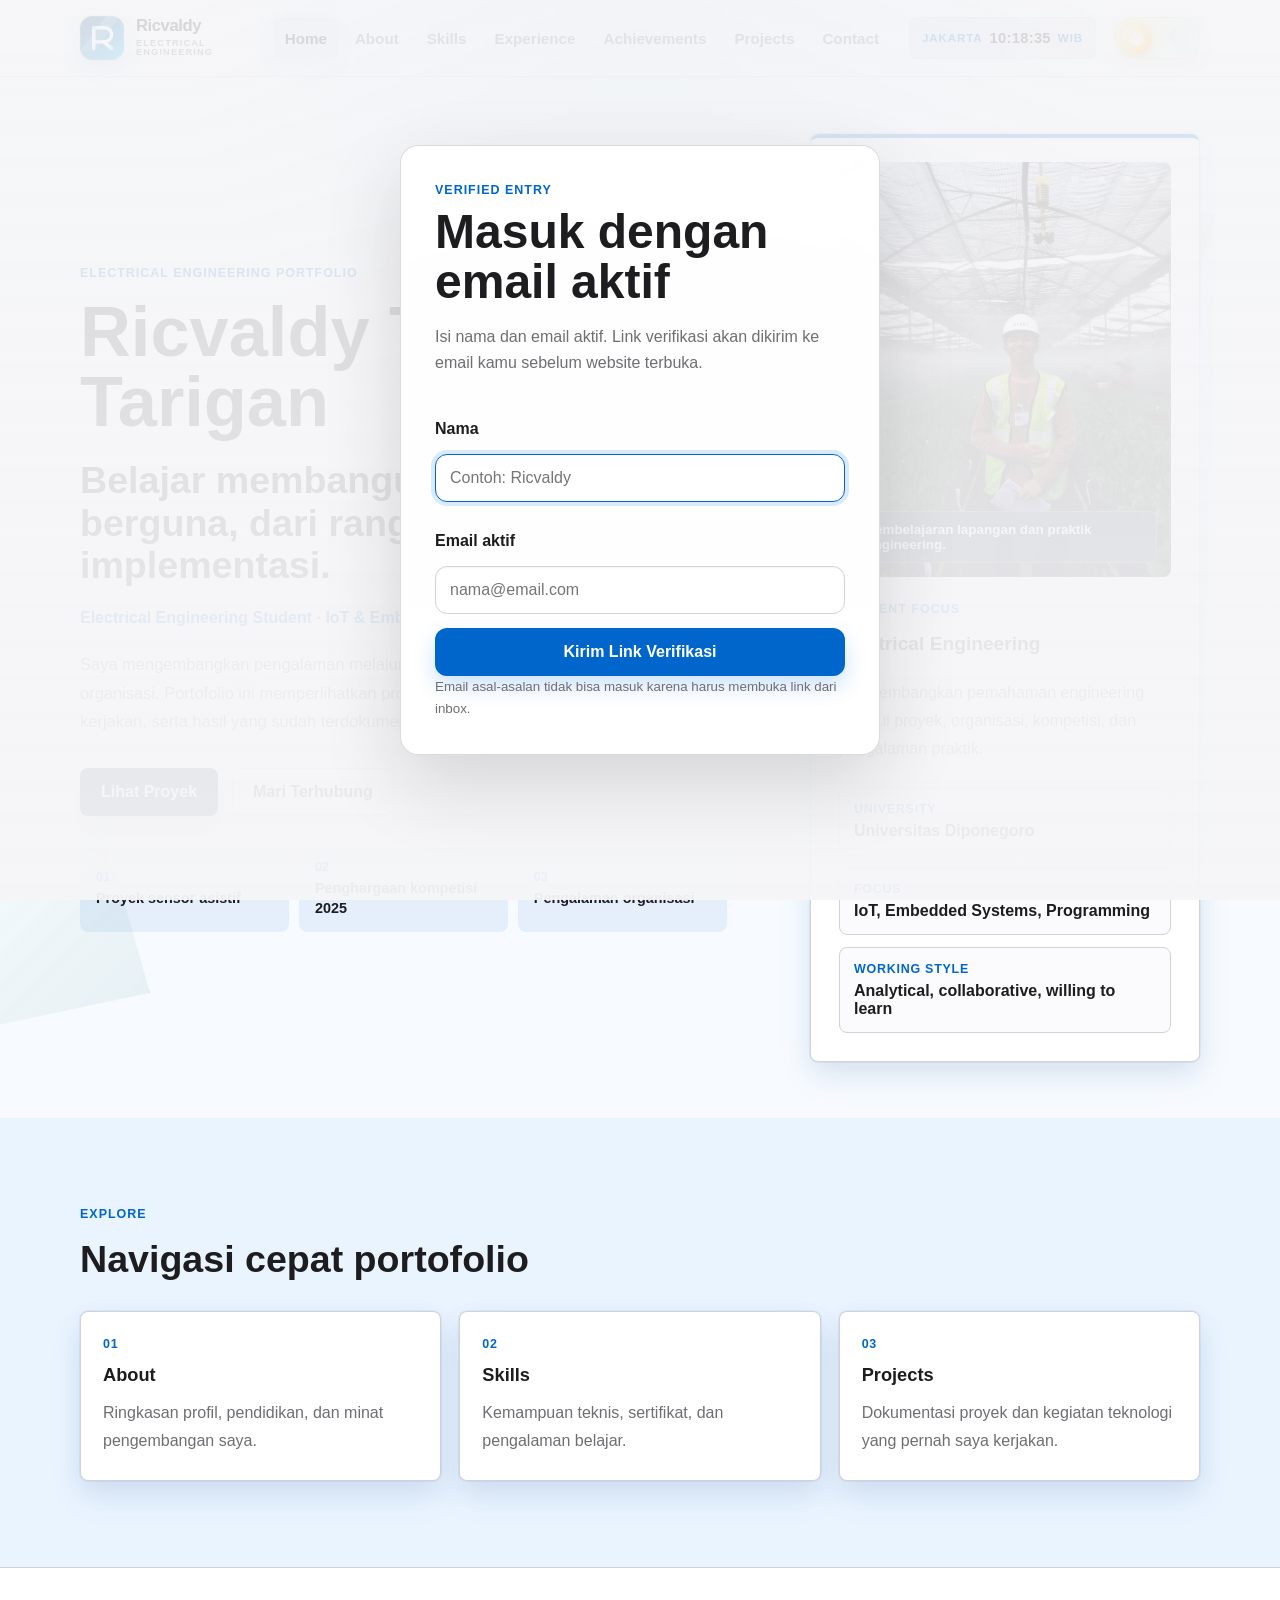
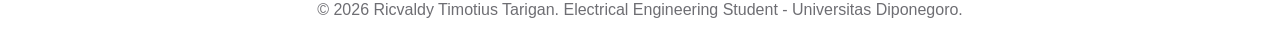
<file: index.html>
﻿<!DOCTYPE html>
<html lang="id">
<head>
  <meta charset="UTF-8" />
  <meta name="viewport" content="width=device-width, initial-scale=1.0" />
  <meta name="color-scheme" content="light dark" />
  <meta name="description" content="Portofolio Ricvaldy Timotius Tarigan, mahasiswa Teknik Elektro UNDIP yang menampilkan pengalaman organisasi, proyek IoT, kompetisi, sertifikat, dan kegiatan berbasis teknologi." />
  <meta name="keywords" content="Ricvaldy Timotius Tarigan, portofolio, Teknik Elektro, Universitas Diponegoro, IoT, Python, C++, Arduino, EWS, project sosial, PETROCUP, Research School" />
  <meta name="robots" content="index, follow" />
  <meta name="author" content="Ricvaldy Timotius Tarigan" />
  <meta name="theme-color" content="#102033" />
  <meta property="og:title" content="Ricvaldy Timotius Tarigan | Electrical Engineering Portfolio" />
  <meta property="og:description" content="Portofolio Ricvaldy Timotius Tarigan, mahasiswa Teknik Elektro UNDIP yang menampilkan pengalaman organisasi, proyek IoT, kompetisi, sertifikat, dan kegiatan berbasis teknologi." />
  <meta property="og:type" content="website" />
  <meta property="og:url" content="https://ricvaldy.github.io/portofolio/" />
  <meta property="og:image" content="https://ricvaldy.github.io/portofolio/assets/images/profile-photo.jpg" />
  <meta property="og:image:alt" content="Ricvaldy Timotius Tarigan saat mengikuti kegiatan lapangan" />
  <meta name="twitter:card" content="summary_large_image" />
  <meta name="twitter:title" content="Ricvaldy Timotius Tarigan | Electrical Engineering Portfolio" />
  <meta name="twitter:description" content="Proyek, pengalaman organisasi, sertifikat, dan pencapaian Ricvaldy sebagai mahasiswa Teknik Elektro Universitas Diponegoro." />
  <meta name="twitter:image" content="https://ricvaldy.github.io/portofolio/assets/images/profile-photo.jpg" />
  <link rel="canonical" href="https://ricvaldy.github.io/portofolio/" />
  <link rel="preload" as="image" href="assets/images/profile-photo.jpg" type="image/jpeg" fetchpriority="high" />
  <link rel="icon" type="image/svg+xml" sizes="any" href="assets/images/brand-mark.svg?v=3" />
  <link rel="stylesheet" href="style.css?v=3" />
  <title>Ricvaldy — Electrical Engineering</title>
  <script type="application/ld+json">
    {
      "@context": "https://schema.org",
      "@type": "Person",
      "name": "Ricvaldy Timotius Tarigan",
      "url": "https://ricvaldy.github.io/portofolio/",
      "image": "https://ricvaldy.github.io/portofolio/assets/images/profile-photo.jpg",
      "jobTitle": "Electrical Engineering Student",
      "affiliation": {
        "@type": "CollegeOrUniversity",
        "name": "Universitas Diponegoro"
      },
      "sameAs": [
        "https://www.linkedin.com/in/ricvaldytarigan",
        "https://www.instagram.com/ricvaldyy"
      ]
    }
  </script>
</head>
<body data-page="home">
  <a class="skip-link" href="#main">Lewati ke konten utama</a>

  <header class="site-header">
    <nav class="navbar container" aria-label="Navigasi utama">
      <a class="brand" data-page="home" href="index.html" aria-label="Ricvaldy Timotius Tarigan">
        <span class="brand-mark" aria-hidden="true"><img src="assets/images/brand-mark.svg?v=3" alt="" width="44" height="44" /></span>
        <span class="brand-lockup"><span class="brand-name">Ricvaldy</span><span class="brand-role">Electrical Engineering</span></span>
      </a>

      <button class="menu-toggle" id="menuToggle" type="button" aria-label="Buka menu navigasi" aria-expanded="false">
        <span></span>
        <span></span>
        <span></span>
      </button>

      <div class="nav-panel" id="navPanel">
        <ul class="nav-links">
          <li><a class="nav-link active" data-page="home" href="index.html">Home</a></li>
          <li><a class="nav-link" data-page="about" href="about.html">About</a></li>
          <li><a class="nav-link" data-page="skills" href="skills.html">Skills</a></li>
          <li><a class="nav-link" data-page="experience" href="experience.html">Experience</a></li>
          <li><a class="nav-link" data-page="achievements" href="achievements.html">Achievements</a></li>
          <li><a class="nav-link" data-page="projects" href="projects.html">Projects</a></li>
          <li><a class="nav-link" data-page="contact" href="contact.html">Contact</a></li>
        </ul>

        <button class="theme-toggle" id="themeToggle" type="button" aria-label="Ganti mode warna">
          <span class="theme-toggle-icon" aria-hidden="true"></span>
        </button>
      </div>
    </nav>
  </header>

  <main id="main" class="page-main">
    <section class="hero section-reveal" id="home">
      <div class="hero-shape hero-shape-one" aria-hidden="true"></div>
      <div class="hero-shape hero-shape-two" aria-hidden="true"></div>

      <div class="container hero-grid">
        <div class="hero-copy">
          <p class="eyebrow">Electrical Engineering Portfolio</p>
          <h1>Ricvaldy Timotius Tarigan</h1>
          <p class="hero-hook">Belajar membangun sistem yang berguna, dari rangkaian hingga implementasi.</p>
          <p class="hero-title">Electrical Engineering Student &middot; IoT &amp; Embedded Systems &middot; Universitas Diponegoro</p>
          <p class="hero-description">Saya mengembangkan pengalaman melalui proyek sensor asistif, riset, kompetisi, dan organisasi. Portofolio ini memperlihatkan proses yang saya jalani, peran yang saya kerjakan, serta hasil yang sudah terdokumentasi.</p>

          <div class="hero-actions">
            <a class="btn btn-primary" href="projects.html">Lihat Proyek</a>
            <a class="btn btn-secondary" href="contact.html">Mari Terhubung</a>
          </div>

          <ul class="hero-highlights" aria-label="Sorotan portofolio">
            <li><strong>01</strong><span>Proyek sensor asistif</span></li>
            <li><strong>02</strong><span>Penghargaan kompetisi 2025</span></li>
            <li><strong>03</strong><span>Pengalaman organisasi</span></li>
          </ul>
        </div>

        <aside class="profile-card" aria-label="Ringkasan profil Ricvaldy">
          <figure class="profile-photo-frame hero-photo-slider" id="heroPhotoSlider">
            <img src="assets/images/profile-photo.jpg" alt="Ricvaldy Timotius Tarigan saat kegiatan lapangan berbasis teknologi" class="profile-photo" id="heroProfilePhoto" width="720" height="900" loading="eager" decoding="async" fetchpriority="high" />
            <figcaption id="heroPhotoCaption">Pembelajaran lapangan dan praktik engineering.</figcaption>
            <div class="hero-photo-dots" id="heroPhotoDots" aria-hidden="true"></div>
          </figure>

          <div class="profile-top"><div><p class="profile-label">Current Focus</p><h2>Electrical Engineering</h2></div></div>
          <p class="profile-summary">Mengembangkan pemahaman engineering melalui proyek, organisasi, kompetisi, dan pengalaman praktik.</p>
          <div class="profile-list">
            <div><span>University</span><strong>Universitas Diponegoro</strong></div>
            <div><span>Focus</span><strong>IoT, Embedded Systems, Programming</strong></div>
            <div><span>Working Style</span><strong>Analytical, collaborative, willing to learn</strong></div>
          </div>
        </aside>
      </div>
    </section>

    <section class="section container section-reveal">
      <div class="section-heading"><p class="section-label">Explore</p><h2>Navigasi cepat portofolio</h2></div>
      <div class="overview-grid">
        <a class="mini-card" href="about.html"><span>01</span><h3>About</h3><p>Ringkasan profil, pendidikan, dan minat pengembangan saya.</p></a>
        <a class="mini-card" href="skills.html"><span>02</span><h3>Skills</h3><p>Kemampuan teknis, sertifikat, dan pengalaman belajar.</p></a>
        <a class="mini-card" href="projects.html"><span>03</span><h3>Projects</h3><p>Dokumentasi proyek dan kegiatan teknologi yang pernah saya kerjakan.</p></a>
      </div>
    </section>
  </main>

  <button class="back-to-top" id="backToTop" type="button" aria-label="Kembali ke atas">
    <span aria-hidden="true">Top</span>
  </button>

  <footer class="footer">
    <div class="container">
      <p>&copy; 2026 Ricvaldy Timotius Tarigan. Electrical Engineering Student - Universitas Diponegoro.</p>
    </div>
  </footer>

  <script src="script.js"></script>
</body>
</html>
</file>
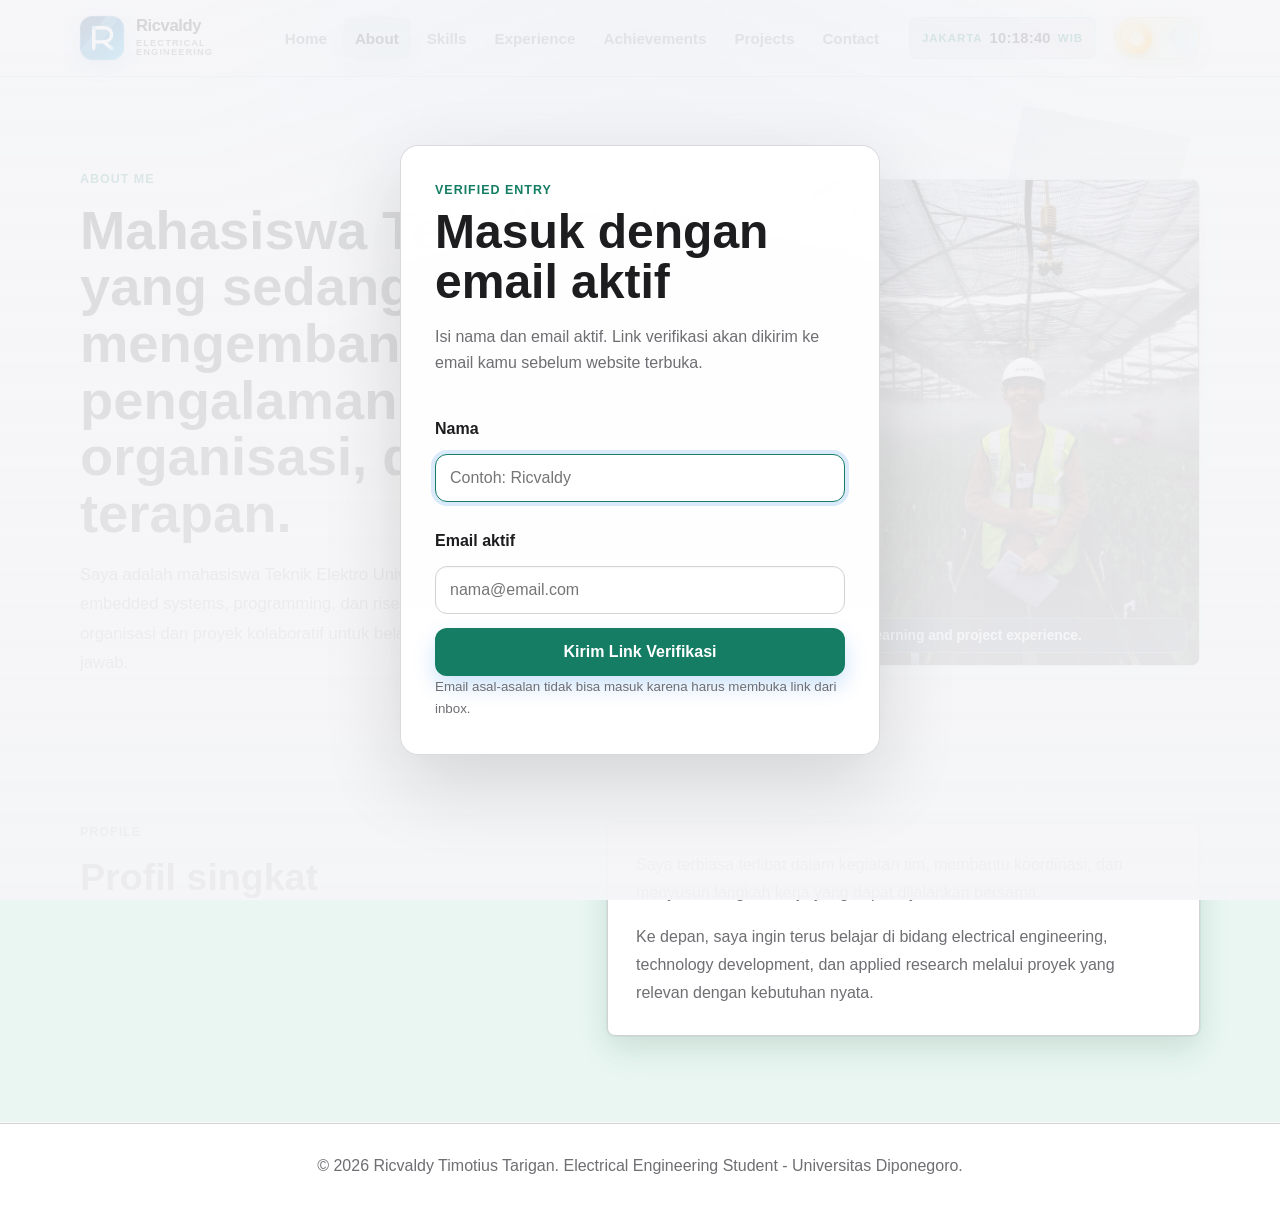
<file: about.html>
﻿<!DOCTYPE html>
<html lang="id">
<head>
  <meta charset="UTF-8" />
  <meta name="viewport" content="width=device-width, initial-scale=1.0" />
  <meta name="color-scheme" content="light dark" />
  <meta name="description" content="Tentang Ricvaldy Timotius Tarigan, mahasiswa Teknik Elektro Universitas Diponegoro dengan minat pada IoT, embedded systems, programming, organisasi, dan proyek terapan." />
  <meta name="keywords" content="Ricvaldy Timotius Tarigan, portofolio, Teknik Elektro, Universitas Diponegoro, IoT, Python, C++, Arduino, EWS, project sosial, PETROCUP, Research School" />
  <meta name="robots" content="index, follow" />
  <meta name="author" content="Ricvaldy Timotius Tarigan" />
  <meta name="theme-color" content="#102033" />
  <meta property="og:title" content="About | Ricvaldy Timotius Tarigan" />
  <meta property="og:description" content="Tentang Ricvaldy Timotius Tarigan, mahasiswa Teknik Elektro Universitas Diponegoro dengan minat pada IoT, embedded systems, programming, organisasi, dan proyek terapan." />
  <meta property="og:type" content="website" />
  <meta property="og:url" content="https://ricvaldy.github.io/portofolio/about.html" />
  <meta property="og:image" content="https://ricvaldy.github.io/portofolio/assets/images/profile-photo.jpg" />
  <meta property="og:image:alt" content="Ricvaldy Timotius Tarigan saat mengikuti kegiatan lapangan" />
  <meta name="twitter:card" content="summary_large_image" />
  <meta name="twitter:title" content="About | Ricvaldy Timotius Tarigan" />
  <meta name="twitter:description" content="Profil, pendidikan, dan minat pengembangan Ricvaldy sebagai mahasiswa Teknik Elektro Universitas Diponegoro." />
  <meta name="twitter:image" content="https://ricvaldy.github.io/portofolio/assets/images/profile-photo.jpg" />
  <link rel="canonical" href="https://ricvaldy.github.io/portofolio/about.html" />
  <link rel="icon" type="image/svg+xml" sizes="any" href="assets/images/brand-mark.svg?v=3" />
  <link rel="stylesheet" href="style.css?v=3" />
  <title>About — Ricvaldy</title>
</head>
<body data-page="about">
  <a class="skip-link" href="#main">Lewati ke konten utama</a>

  <header class="site-header">
    <nav class="navbar container" aria-label="Navigasi utama">
      <a class="brand" data-page="home" href="index.html" aria-label="Ricvaldy Timotius Tarigan">
        <span class="brand-mark" aria-hidden="true"><img src="assets/images/brand-mark.svg?v=3" alt="" width="44" height="44" /></span>
        <span class="brand-lockup"><span class="brand-name">Ricvaldy</span><span class="brand-role">Electrical Engineering</span></span>
      </a>

      <button class="menu-toggle" id="menuToggle" type="button" aria-label="Buka menu navigasi" aria-expanded="false">
        <span></span>
        <span></span>
        <span></span>
      </button>

      <div class="nav-panel" id="navPanel">
        <ul class="nav-links">
          <li><a class="nav-link" data-page="home" href="index.html">Home</a></li>
          <li><a class="nav-link active" data-page="about" href="about.html">About</a></li>
          <li><a class="nav-link" data-page="skills" href="skills.html">Skills</a></li>
          <li><a class="nav-link" data-page="experience" href="experience.html">Experience</a></li>
          <li><a class="nav-link" data-page="achievements" href="achievements.html">Achievements</a></li>
          <li><a class="nav-link" data-page="projects" href="projects.html">Projects</a></li>
          <li><a class="nav-link" data-page="contact" href="contact.html">Contact</a></li>
        </ul>

        <button class="theme-toggle" id="themeToggle" type="button" aria-label="Ganti mode warna">
          <span class="theme-toggle-icon" aria-hidden="true"></span>
        </button>
      </div>
    </nav>
  </header>

  <main id="main" class="page-main">
    <section class="page-hero section-reveal" id="about">
      <div class="container page-hero-grid">
        <div>
          <p class="section-label">About Me</p>
          <h1>Mahasiswa Teknik Elektro yang sedang mengembangkan pengalaman di teknologi, organisasi, dan proyek terapan.</h1>
          <p>Saya adalah mahasiswa Teknik Elektro Universitas Diponegoro dengan minat pada IoT, embedded systems, programming, dan riset terapan. Di luar akademik, saya aktif mengikuti organisasi dan proyek kolaboratif untuk belajar komunikasi, koordinasi tim, dan tanggung jawab.</p>
        </div>
        <figure class="page-photo-card">
          <img src="assets/images/profile-photo.jpg" alt="Ricvaldy Timotius Tarigan dalam kegiatan lapangan" loading="lazy" decoding="async" />
          <figcaption>Field learning and project experience.</figcaption>
        </figure>
      </div>
    </section>

    <section class="section section-soft section-reveal">
      <div class="container about-grid">
        <div><p class="section-label">Profile</p><h2>Profil singkat</h2></div>
        <div class="about-card"><p>Saya terbiasa terlibat dalam kegiatan tim, membantu koordinasi, dan menyusun langkah kerja yang dapat dijalankan bersama.</p><p>Ke depan, saya ingin terus belajar di bidang electrical engineering, technology development, dan applied research melalui proyek yang relevan dengan kebutuhan nyata.</p></div>
      </div>
    </section>
  </main>

  <button class="back-to-top" id="backToTop" type="button" aria-label="Kembali ke atas">
    <span aria-hidden="true">Top</span>
  </button>

  <footer class="footer">
    <div class="container">
      <p>&copy; 2026 Ricvaldy Timotius Tarigan. Electrical Engineering Student - Universitas Diponegoro.</p>
    </div>
  </footer>

  <script src="script.js"></script>
</body>
</html>
</file>
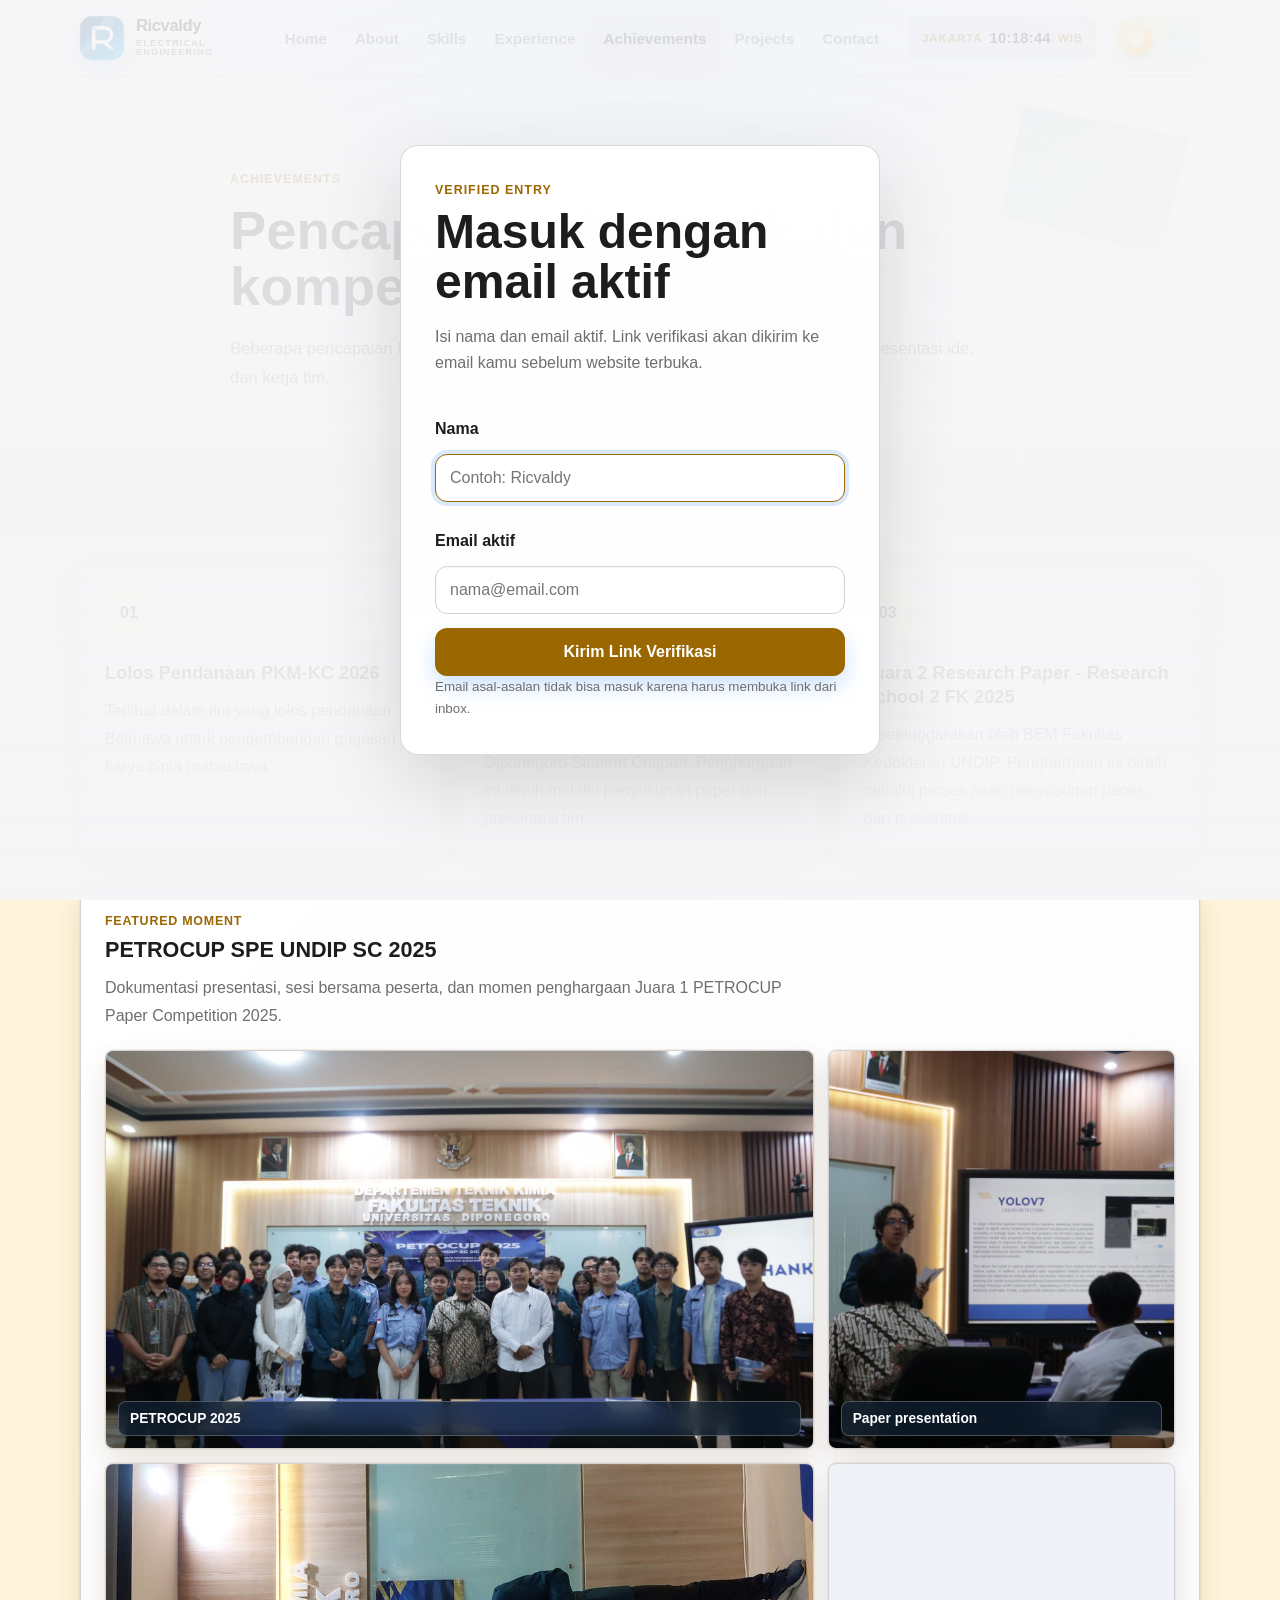
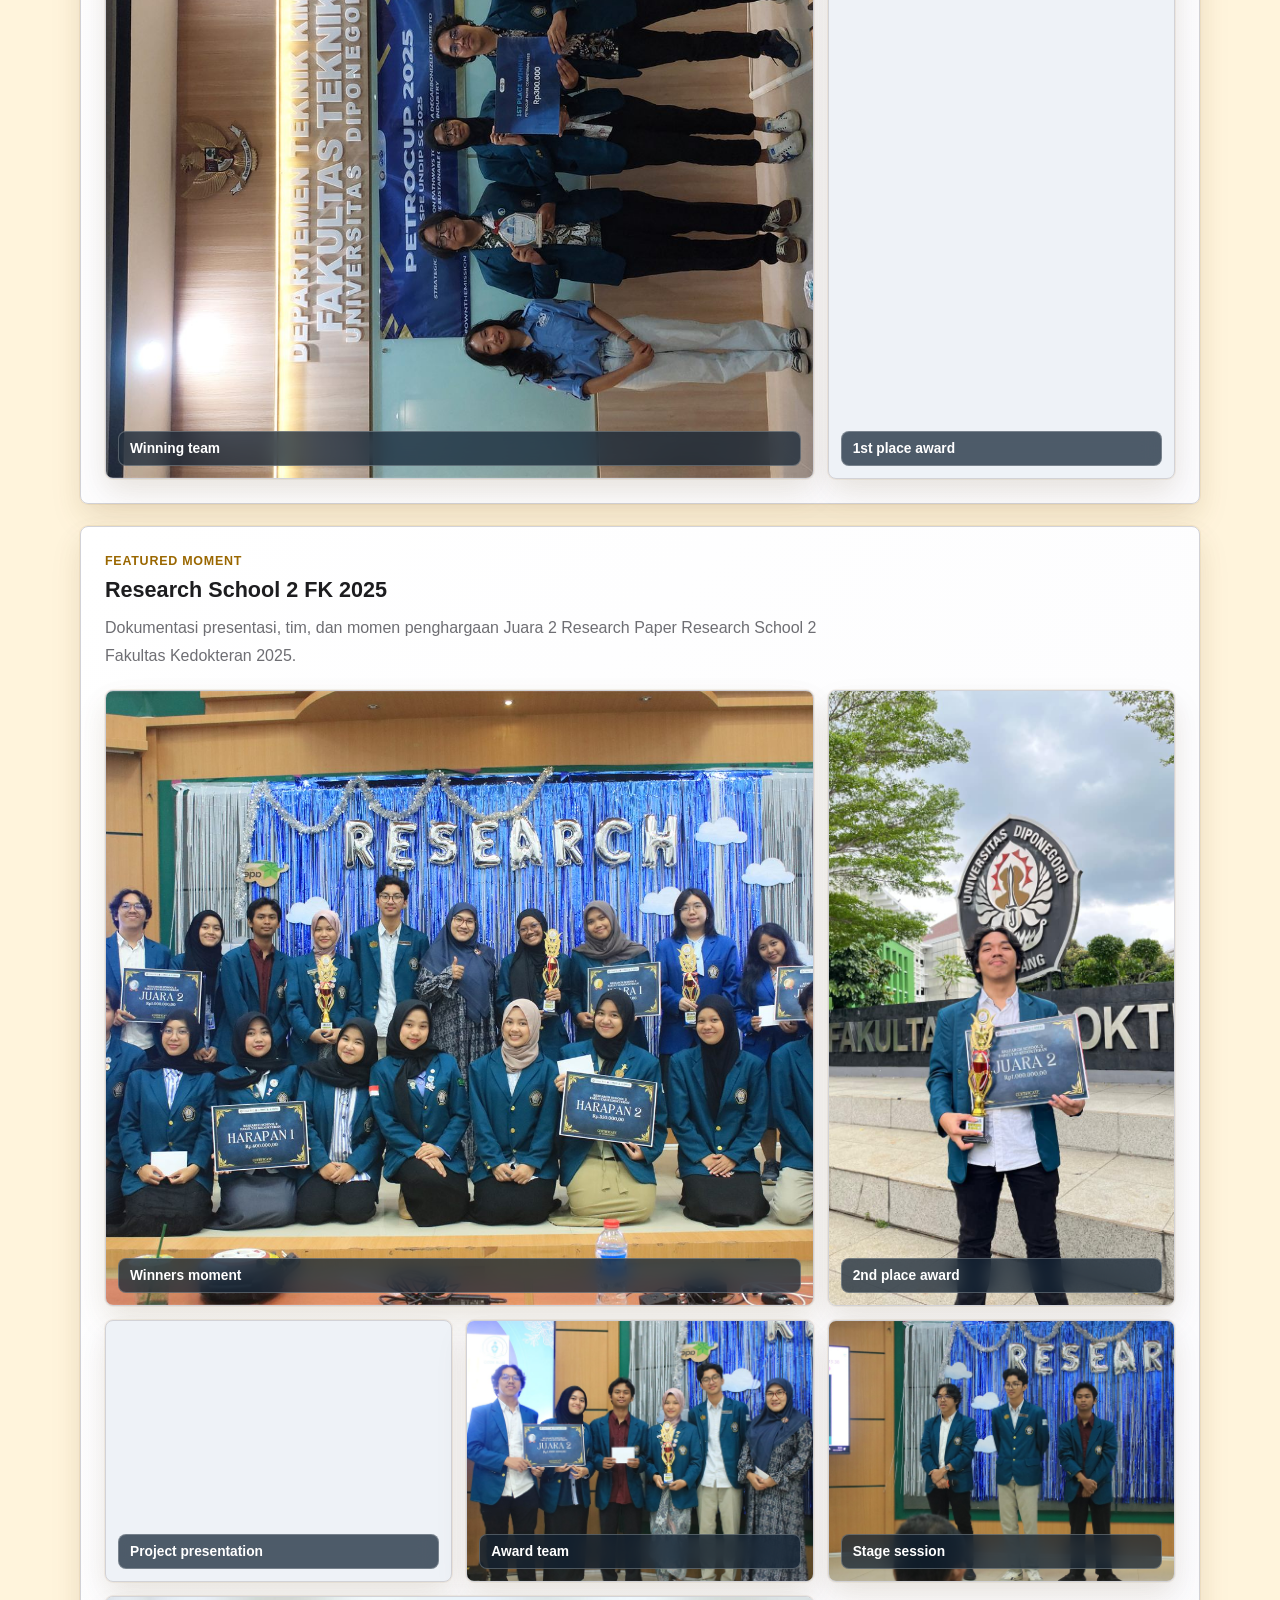
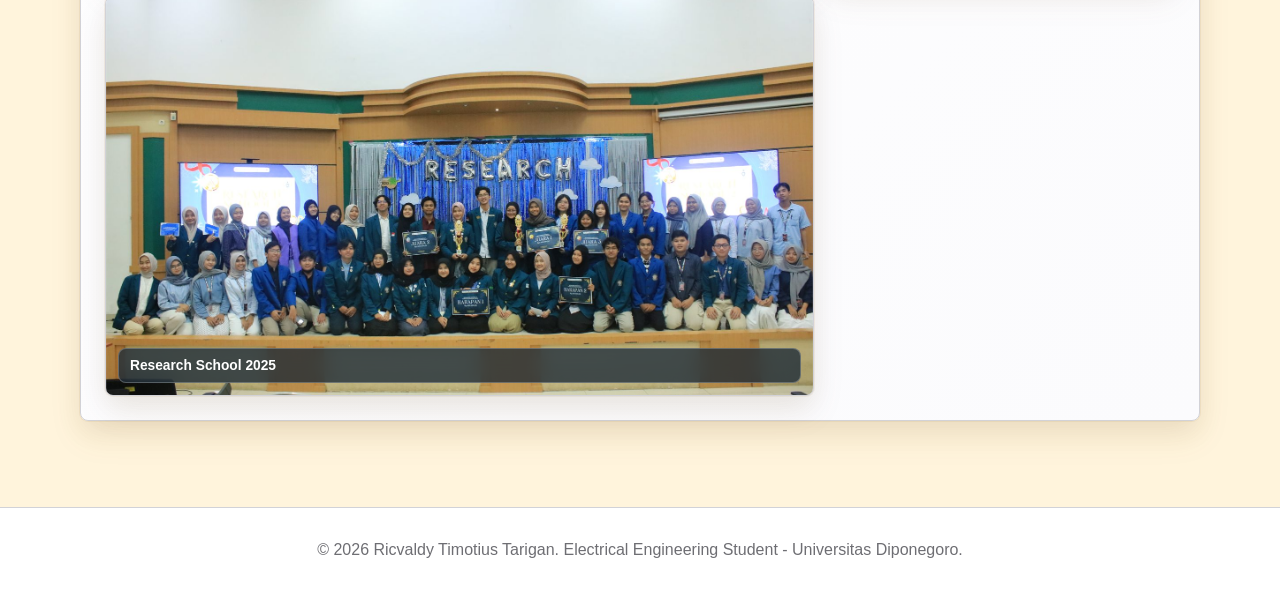
<file: achievements.html>
﻿<!DOCTYPE html>
<html lang="id">
<head>
  <meta charset="UTF-8" />
  <meta name="viewport" content="width=device-width, initial-scale=1.0" />
  <meta name="color-scheme" content="light dark" />
  <meta name="description" content="Pencapaian Ricvaldy Timotius Tarigan dalam kompetisi PETROCUP, Research School 2 Fakultas Kedokteran UNDIP, dan pendanaan PKM-KC." />
  <meta name="keywords" content="Ricvaldy Timotius Tarigan, portofolio, Teknik Elektro, Universitas Diponegoro, IoT, Python, C++, Arduino, EWS, project sosial, PETROCUP, Research School" />
  <meta name="robots" content="index, follow" />
  <meta name="author" content="Ricvaldy Timotius Tarigan" />
  <meta name="theme-color" content="#102033" />
  <meta property="og:title" content="Achievements | Ricvaldy Timotius Tarigan" />
  <meta property="og:description" content="Pencapaian Ricvaldy Timotius Tarigan dalam kompetisi PETROCUP, Research School 2 Fakultas Kedokteran UNDIP, dan pendanaan PKM-KC." />
  <meta property="og:type" content="website" />
  <meta property="og:url" content="https://ricvaldy.github.io/portofolio/achievements.html" />
  <meta property="og:image" content="https://ricvaldy.github.io/portofolio/assets/images/petrocup-award.jpg" />
  <meta property="og:image:alt" content="Ricvaldy memegang penghargaan Juara 1 PETROCUP Paper Competition 2025" />
  <meta name="twitter:card" content="summary_large_image" />
  <meta name="twitter:title" content="Achievements | Ricvaldy Timotius Tarigan" />
  <meta name="twitter:description" content="Pencapaian Ricvaldy dalam PETROCUP 2025, Research School 2 FK 2025, dan kegiatan akademik lainnya." />
  <meta name="twitter:image" content="https://ricvaldy.github.io/portofolio/assets/images/petrocup-award.jpg" />
  <link rel="canonical" href="https://ricvaldy.github.io/portofolio/achievements.html" />
  <link rel="icon" type="image/svg+xml" sizes="any" href="assets/images/brand-mark.svg?v=3" />
  <link rel="stylesheet" href="style.css?v=3" />
  <title>Achievements — Ricvaldy</title>
</head>
<body data-page="achievements">
  <a class="skip-link" href="#main">Lewati ke konten utama</a>

  <header class="site-header">
    <nav class="navbar container" aria-label="Navigasi utama">
      <a class="brand" data-page="home" href="index.html" aria-label="Ricvaldy Timotius Tarigan">
        <span class="brand-mark" aria-hidden="true"><img src="assets/images/brand-mark.svg?v=3" alt="" width="44" height="44" /></span>
        <span class="brand-lockup"><span class="brand-name">Ricvaldy</span><span class="brand-role">Electrical Engineering</span></span>
      </a>

      <button class="menu-toggle" id="menuToggle" type="button" aria-label="Buka menu navigasi" aria-expanded="false">
        <span></span>
        <span></span>
        <span></span>
      </button>

      <div class="nav-panel" id="navPanel">
        <ul class="nav-links">
          <li><a class="nav-link" data-page="home" href="index.html">Home</a></li>
          <li><a class="nav-link" data-page="about" href="about.html">About</a></li>
          <li><a class="nav-link" data-page="skills" href="skills.html">Skills</a></li>
          <li><a class="nav-link" data-page="experience" href="experience.html">Experience</a></li>
          <li><a class="nav-link active" data-page="achievements" href="achievements.html">Achievements</a></li>
          <li><a class="nav-link" data-page="projects" href="projects.html">Projects</a></li>
          <li><a class="nav-link" data-page="contact" href="contact.html">Contact</a></li>
        </ul>

        <button class="theme-toggle" id="themeToggle" type="button" aria-label="Ganti mode warna">
          <span class="theme-toggle-icon" aria-hidden="true"></span>
        </button>
      </div>
    </nav>
  </header>

  <main id="main" class="page-main">
    <section class="page-hero section-reveal" id="achievements">
      <div class="container page-hero-narrow"><p class="section-label">Achievements</p><h1>Pencapaian akademik dan kompetitif</h1><p>Beberapa pencapaian berikut berasal dari kompetisi, riset terapan, paper competition, presentasi ide, dan kerja tim.</p></div>
    </section>

    <section class="section container section-reveal">
      <div class="achievement-grid">
        <article class="achievement-card"><div class="achievement-icon" aria-hidden="true">01</div><h3>Lolos Pendanaan PKM-KC 2026</h3><p>Terlibat dalam tim yang lolos pendanaan Belmawa untuk pengembangan gagasan karya cipta mahasiswa.</p></article>
        <article class="achievement-card"><div class="achievement-icon" aria-hidden="true">02</div><h3>Juara 1 PETROCUP 2025 Paper Competition</h3><p>Diselenggarakan oleh SPE Universitas Diponegoro Student Chapter. Penghargaan ini diraih melalui penyusunan paper dan presentasi tim.</p></article>
        <article class="achievement-card"><div class="achievement-icon" aria-hidden="true">03</div><h3>Juara 2 Research Paper - Research School 2 FK 2025</h3><p>Diselenggarakan oleh BEM Fakultas Kedokteran UNDIP. Penghargaan ini diraih melalui proses riset, penyusunan paper, dan presentasi.</p></article>
      </div>

      <div class="petrocup-showcase"><div class="petrocup-heading"><span>Featured Moment</span><h3>PETROCUP SPE UNDIP SC 2025</h3><p>Dokumentasi presentasi, sesi bersama peserta, dan momen penghargaan Juara 1 PETROCUP Paper Competition 2025.</p></div><div class="petrocup-gallery" aria-label="Galeri dokumentasi PETROCUP SPE 2025"><figure class="petrocup-card petrocup-card-wide"><img src="assets/images/petrocup-group.jpg" alt="Dokumentasi peserta PETROCUP SPE UNDIP SC 2025" loading="lazy" decoding="async" /><figcaption>PETROCUP 2025</figcaption></figure><figure class="petrocup-card"><img src="assets/images/petrocup-presentation.jpg" alt="Ricvaldy saat presentasi karya pada PETROCUP SPE 2025" loading="lazy" decoding="async" /><figcaption>Paper presentation</figcaption></figure><figure class="petrocup-card petrocup-card-wide"><img src="assets/images/petrocup-team-winner.jpg" alt="Tim pemenang Juara 1 PETROCUP 2025 berfoto bersama penghargaan" loading="lazy" decoding="async" /><figcaption>Winning team</figcaption></figure><figure class="petrocup-card"><img src="assets/images/petrocup-award.jpg" alt="Ricvaldy memegang penghargaan Juara 1 PETROCUP Paper Competition 2025" loading="lazy" decoding="async" /><figcaption>1st place award</figcaption></figure></div></div>

      <div class="petrocup-showcase research-school-showcase"><div class="petrocup-heading"><span>Featured Moment</span><h3>Research School 2 FK 2025</h3><p>Dokumentasi presentasi, tim, dan momen penghargaan Juara 2 Research Paper Research School 2 Fakultas Kedokteran 2025.</p></div><div class="petrocup-gallery" aria-label="Galeri dokumentasi Research School 2 FK 2025"><figure class="petrocup-card petrocup-card-wide"><img src="assets/images/research-school-winners.jpg" alt="Dokumentasi para pemenang Research School 2 Fakultas Kedokteran 2025" loading="lazy" decoding="async" /><figcaption>Winners moment</figcaption></figure><figure class="petrocup-card"><img src="assets/images/research-school-award.jpg" alt="Ricvaldy memegang piala dan sertifikat Juara 2 Research School 2 FK 2025" loading="lazy" decoding="async" /><figcaption>2nd place award</figcaption></figure><figure class="petrocup-card"><img src="assets/images/research-school-presentation.jpg" alt="Tim melakukan presentasi pada Research School 2 FK 2025" loading="lazy" decoding="async" /><figcaption>Project presentation</figcaption></figure><figure class="petrocup-card"><img src="assets/images/research-school-award-team.jpg" alt="Tim bersama penghargaan Juara 2 Research School 2 FK 2025" loading="lazy" decoding="async" /><figcaption>Award team</figcaption></figure><figure class="petrocup-card"><img src="assets/images/research-school-stage.jpg" alt="Tim Research School 2 FK 2025 berada di panggung presentasi" loading="lazy" decoding="async" /><figcaption>Stage session</figcaption></figure><figure class="petrocup-card petrocup-card-wide"><img src="assets/images/research-school-group.jpg" alt="Foto bersama peserta dan pemenang Research School 2 FK 2025" loading="lazy" decoding="async" /><figcaption>Research School 2025</figcaption></figure></div></div>
    </section>
  </main>

  <button class="back-to-top" id="backToTop" type="button" aria-label="Kembali ke atas">
    <span aria-hidden="true">Top</span>
  </button>

  <footer class="footer">
    <div class="container">
      <p>&copy; 2026 Ricvaldy Timotius Tarigan. Electrical Engineering Student - Universitas Diponegoro.</p>
    </div>
  </footer>

  <script src="script.js"></script>
</body>
</html>
</file>
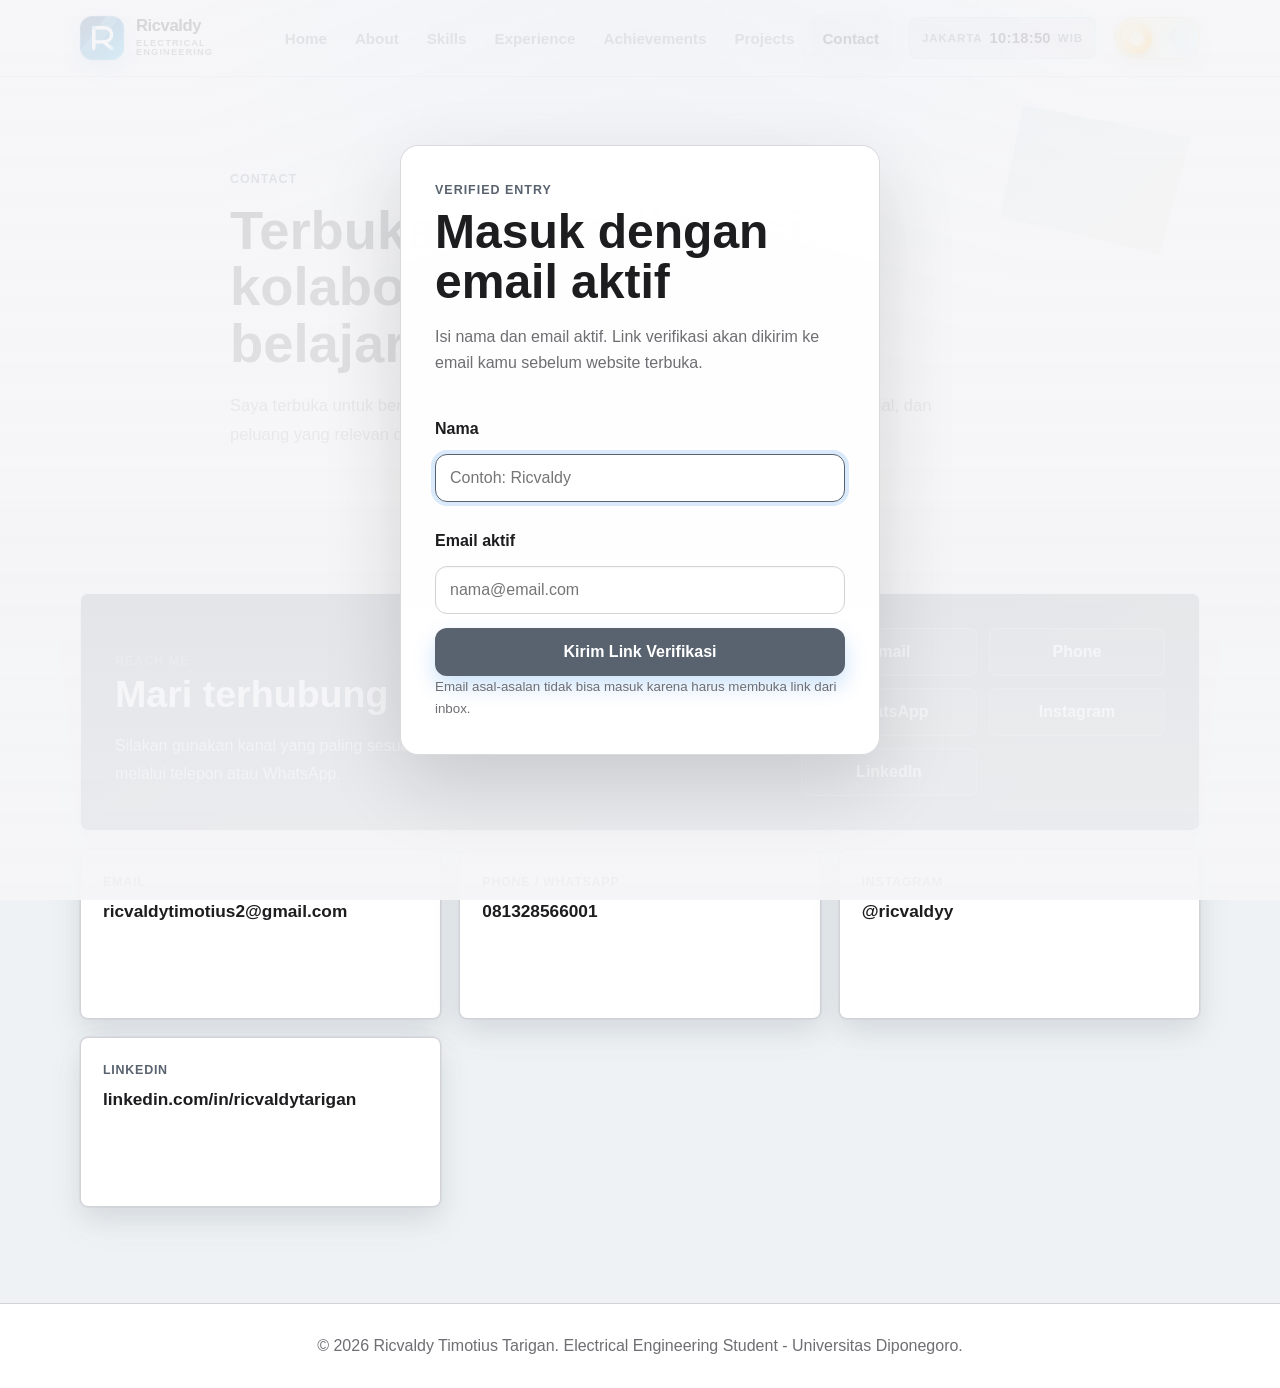
<file: contact.html>
﻿<!DOCTYPE html>
<html lang="id">
<head>
  <meta charset="UTF-8" />
  <meta name="viewport" content="width=device-width, initial-scale=1.0" />
  <meta name="color-scheme" content="light dark" />
  <meta name="description" content="Kontak profesional Ricvaldy Timotius Tarigan untuk diskusi proyek, kolaborasi, peluang riset, internship, dan komunikasi organisasi." />
  <meta name="keywords" content="Ricvaldy Timotius Tarigan, portofolio, Teknik Elektro, Universitas Diponegoro, IoT, Python, C++, Arduino, EWS, project sosial, PETROCUP, Research School" />
  <meta name="robots" content="index, follow" />
  <meta name="author" content="Ricvaldy Timotius Tarigan" />
  <meta name="theme-color" content="#102033" />
  <meta property="og:title" content="Contact | Ricvaldy Timotius Tarigan" />
  <meta property="og:description" content="Kontak profesional Ricvaldy Timotius Tarigan untuk diskusi proyek, kolaborasi, peluang riset, internship, dan komunikasi organisasi." />
  <meta property="og:type" content="website" />
  <meta property="og:url" content="https://ricvaldy.github.io/portofolio/contact.html" />
  <meta property="og:image" content="https://ricvaldy.github.io/portofolio/assets/images/profile-photo.jpg" />
  <meta property="og:image:alt" content="Ricvaldy Timotius Tarigan saat mengikuti kegiatan lapangan" />
  <meta name="twitter:card" content="summary_large_image" />
  <meta name="twitter:title" content="Contact | Ricvaldy Timotius Tarigan" />
  <meta name="twitter:description" content="Kanal kontak profesional Ricvaldy untuk diskusi proyek, organisasi, dan peluang belajar." />
  <meta name="twitter:image" content="https://ricvaldy.github.io/portofolio/assets/images/profile-photo.jpg" />
  <link rel="canonical" href="https://ricvaldy.github.io/portofolio/contact.html" />
  <link rel="icon" type="image/svg+xml" sizes="any" href="assets/images/brand-mark.svg?v=3" />
  <link rel="stylesheet" href="style.css?v=3" />
  <title>Contact — Ricvaldy</title>
</head>
<body data-page="contact">
  <a class="skip-link" href="#main">Lewati ke konten utama</a>

  <header class="site-header">
    <nav class="navbar container" aria-label="Navigasi utama">
      <a class="brand" data-page="home" href="index.html" aria-label="Ricvaldy Timotius Tarigan">
        <span class="brand-mark" aria-hidden="true"><img src="assets/images/brand-mark.svg?v=3" alt="" width="44" height="44" /></span>
        <span class="brand-lockup"><span class="brand-name">Ricvaldy</span><span class="brand-role">Electrical Engineering</span></span>
      </a>

      <button class="menu-toggle" id="menuToggle" type="button" aria-label="Buka menu navigasi" aria-expanded="false">
        <span></span>
        <span></span>
        <span></span>
      </button>

      <div class="nav-panel" id="navPanel">
        <ul class="nav-links">
          <li><a class="nav-link" data-page="home" href="index.html">Home</a></li>
          <li><a class="nav-link" data-page="about" href="about.html">About</a></li>
          <li><a class="nav-link" data-page="skills" href="skills.html">Skills</a></li>
          <li><a class="nav-link" data-page="experience" href="experience.html">Experience</a></li>
          <li><a class="nav-link" data-page="achievements" href="achievements.html">Achievements</a></li>
          <li><a class="nav-link" data-page="projects" href="projects.html">Projects</a></li>
          <li><a class="nav-link active" data-page="contact" href="contact.html">Contact</a></li>
        </ul>

        <button class="theme-toggle" id="themeToggle" type="button" aria-label="Ganti mode warna">
          <span class="theme-toggle-icon" aria-hidden="true"></span>
        </button>
      </div>
    </nav>
  </header>

  <main id="main" class="page-main">
    <section class="page-hero section-reveal" id="contact">
      <div class="container page-hero-narrow"><p class="section-label">Contact</p><h1>Terbuka untuk diskusi, kolaborasi, dan peluang belajar.</h1><p>Saya terbuka untuk berdiskusi seputar IoT, engineering project, organisasi, kegiatan sosial, dan peluang yang relevan dengan bidang Teknik Elektro.</p></div>
    </section>

    <section class="section contact-section section-reveal">
      <div class="container contact-card"><div><p class="section-label">Reach Me</p><h2>Mari terhubung</h2><p>Silakan gunakan kanal yang paling sesuai. Untuk komunikasi cepat, nomor HP tersedia melalui telepon atau WhatsApp.</p></div><div class="contact-actions" aria-label="Tautan kontak"><a class="contact-link" href="mailto:ricvaldytimotius2@gmail.com" aria-label="Kirim email ke Ricvaldy">Email</a><a class="contact-link" href="tel:+6281328566001" aria-label="Telepon Ricvaldy">Phone</a><a class="contact-link" href="https://wa.me/6281328566001" target="_blank" rel="noopener noreferrer" aria-label="Kirim WhatsApp ke Ricvaldy">WhatsApp</a><a class="contact-link" href="https://www.instagram.com/ricvaldyy" target="_blank" rel="noopener noreferrer" aria-label="Kunjungi Instagram Ricvaldy">Instagram</a><a class="contact-link" href="https://www.linkedin.com/in/ricvaldytarigan" target="_blank" rel="noopener noreferrer" aria-label="Kunjungi LinkedIn Ricvaldy">LinkedIn</a></div></div>
      <div class="container contact-detail-grid"><article class="contact-method"><span>Email</span><strong>ricvaldytimotius2@gmail.com</strong></article><article class="contact-method"><span>Phone / WhatsApp</span><strong>081328566001</strong></article><article class="contact-method"><span>Instagram</span><strong>@ricvaldyy</strong></article><article class="contact-method"><span>LinkedIn</span><strong>linkedin.com/in/ricvaldytarigan</strong></article></div>
    </section>
  </main>

  <button class="back-to-top" id="backToTop" type="button" aria-label="Kembali ke atas">
    <span aria-hidden="true">Top</span>
  </button>

  <footer class="footer">
    <div class="container">
      <p>&copy; 2026 Ricvaldy Timotius Tarigan. Electrical Engineering Student - Universitas Diponegoro.</p>
    </div>
  </footer>

  <script src="script.js"></script>
</body>
</html>
</file>
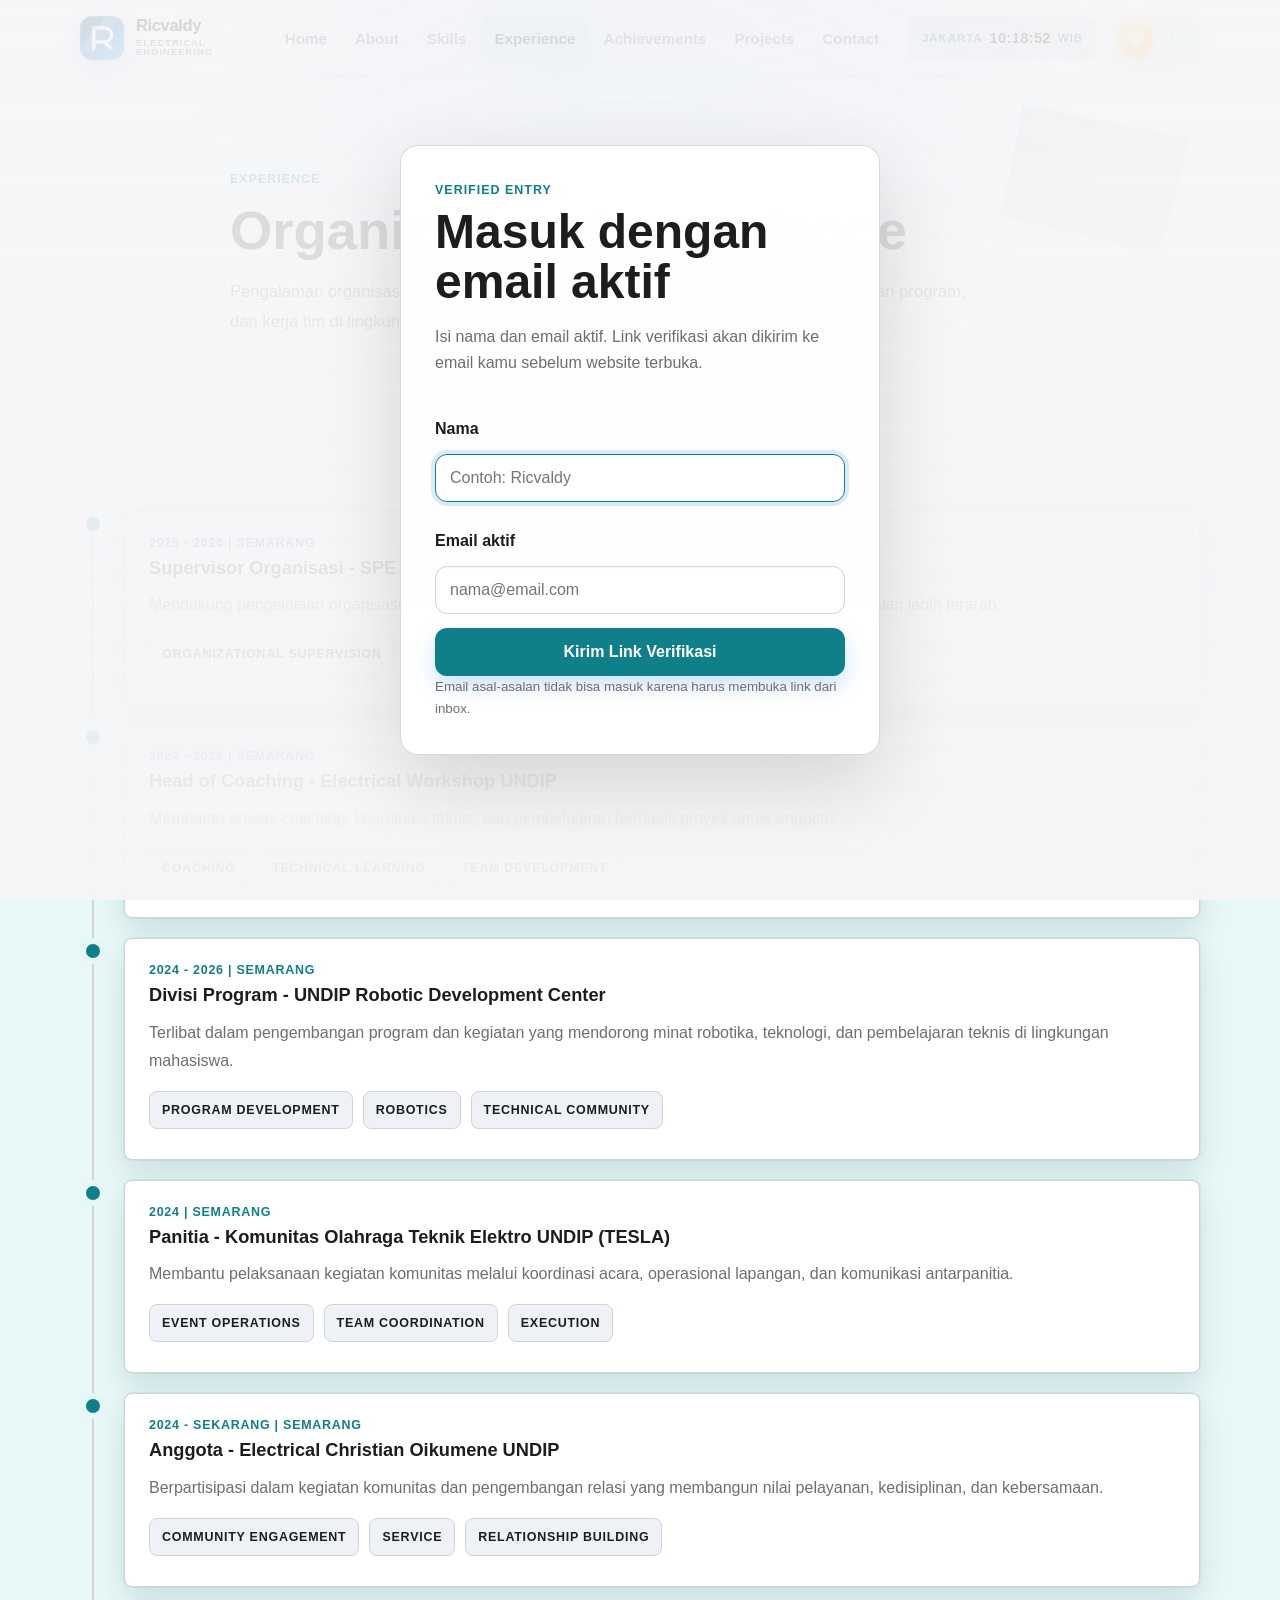
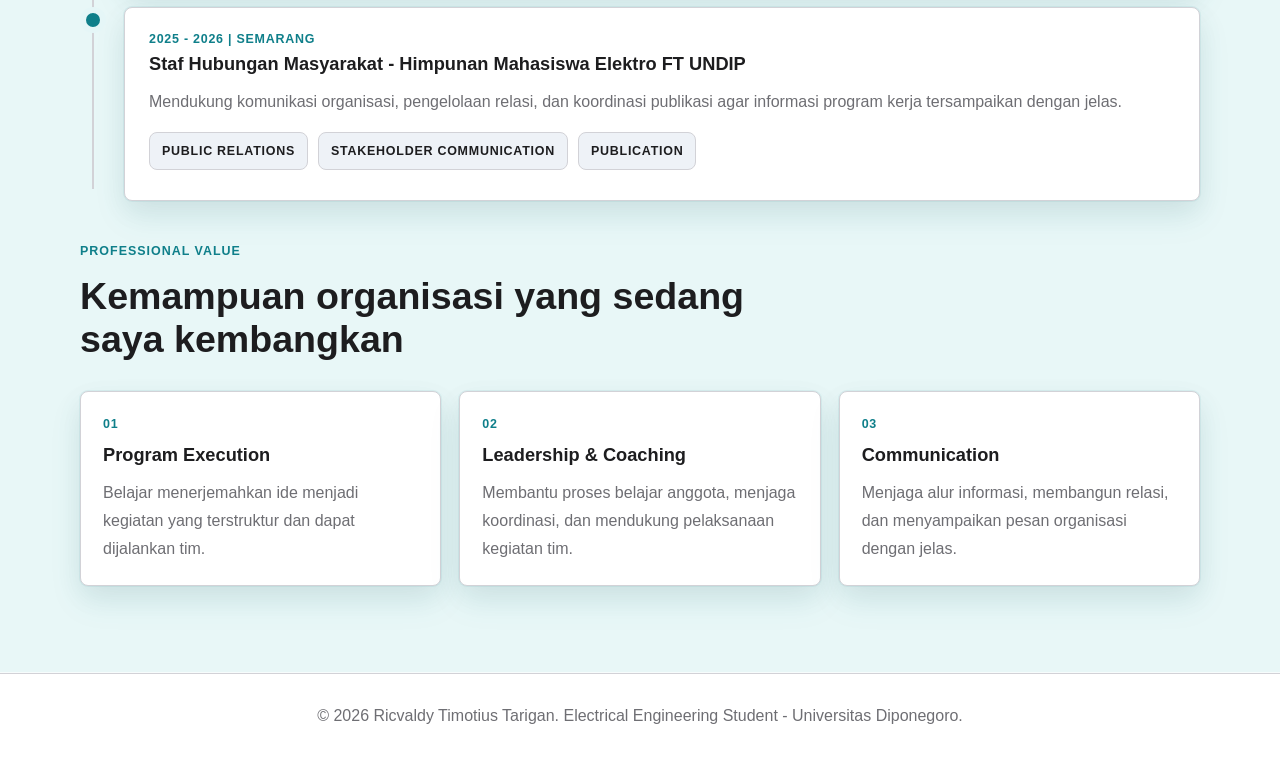
<file: experience.html>
﻿<!DOCTYPE html>
<html lang="id">
<head>
  <meta charset="UTF-8" />
  <meta name="viewport" content="width=device-width, initial-scale=1.0" />
  <meta name="color-scheme" content="light dark" />
  <meta name="description" content="Pengalaman organisasi Ricvaldy Timotius Tarigan dalam program development, coaching, human capital, public relations, leadership, dan kolaborasi mahasiswa." />
  <meta name="keywords" content="Ricvaldy Timotius Tarigan, portofolio, Teknik Elektro, Universitas Diponegoro, IoT, Python, C++, Arduino, EWS, project sosial, PETROCUP, Research School" />
  <meta name="robots" content="index, follow" />
  <meta name="author" content="Ricvaldy Timotius Tarigan" />
  <meta name="theme-color" content="#102033" />
  <meta property="og:title" content="Experience | Ricvaldy Timotius Tarigan" />
  <meta property="og:description" content="Pengalaman organisasi Ricvaldy Timotius Tarigan dalam program development, coaching, human capital, public relations, leadership, dan kolaborasi mahasiswa." />
  <meta property="og:type" content="website" />
  <meta property="og:url" content="https://ricvaldy.github.io/portofolio/experience.html" />
  <meta property="og:image" content="https://ricvaldy.github.io/portofolio/assets/images/profile-photo.jpg" />
  <meta property="og:image:alt" content="Ricvaldy Timotius Tarigan saat mengikuti kegiatan lapangan" />
  <meta name="twitter:card" content="summary_large_image" />
  <meta name="twitter:title" content="Experience | Ricvaldy Timotius Tarigan" />
  <meta name="twitter:description" content="Pengalaman organisasi Ricvaldy dalam program development, coaching, leadership, dan kolaborasi mahasiswa." />
  <meta name="twitter:image" content="https://ricvaldy.github.io/portofolio/assets/images/profile-photo.jpg" />
  <link rel="canonical" href="https://ricvaldy.github.io/portofolio/experience.html" />
  <link rel="icon" type="image/svg+xml" sizes="any" href="assets/images/brand-mark.svg?v=3" />
  <link rel="stylesheet" href="style.css?v=3" />
  <title>Experience — Ricvaldy</title>
</head>
<body data-page="experience">
  <a class="skip-link" href="#main">Lewati ke konten utama</a>

  <header class="site-header">
    <nav class="navbar container" aria-label="Navigasi utama">
      <a class="brand" data-page="home" href="index.html" aria-label="Ricvaldy Timotius Tarigan">
        <span class="brand-mark" aria-hidden="true"><img src="assets/images/brand-mark.svg?v=3" alt="" width="44" height="44" /></span>
        <span class="brand-lockup"><span class="brand-name">Ricvaldy</span><span class="brand-role">Electrical Engineering</span></span>
      </a>

      <button class="menu-toggle" id="menuToggle" type="button" aria-label="Buka menu navigasi" aria-expanded="false">
        <span></span>
        <span></span>
        <span></span>
      </button>

      <div class="nav-panel" id="navPanel">
        <ul class="nav-links">
          <li><a class="nav-link" data-page="home" href="index.html">Home</a></li>
          <li><a class="nav-link" data-page="about" href="about.html">About</a></li>
          <li><a class="nav-link" data-page="skills" href="skills.html">Skills</a></li>
          <li><a class="nav-link active" data-page="experience" href="experience.html">Experience</a></li>
          <li><a class="nav-link" data-page="achievements" href="achievements.html">Achievements</a></li>
          <li><a class="nav-link" data-page="projects" href="projects.html">Projects</a></li>
          <li><a class="nav-link" data-page="contact" href="contact.html">Contact</a></li>
        </ul>

        <button class="theme-toggle" id="themeToggle" type="button" aria-label="Ganti mode warna">
          <span class="theme-toggle-icon" aria-hidden="true"></span>
        </button>
      </div>
    </nav>
  </header>

  <main id="main" class="page-main">
    <section class="page-hero section-reveal" id="experience">
      <div class="container page-hero-narrow">
        <p class="section-label">Experience</p>
        <h1>Organizational experience</h1>
        <p>Pengalaman organisasi yang membantu saya belajar komunikasi, koordinasi, pengelolaan program, dan kerja tim di lingkungan mahasiswa.</p>
      </div>
    </section>

    <section class="section section-soft section-reveal">
      <div class="container">
        <div class="timeline">
          <article class="timeline-item">
            <div class="timeline-dot" aria-hidden="true"></div>
            <div class="timeline-card">
              <span>2025 - 2026 | Semarang</span>
              <h3>Supervisor Organisasi - SPE UNDIP Student Chapter</h3>
              <p>Mendukung pengelolaan organisasi, koordinasi anggota, dan pelaksanaan program agar kegiatan berjalan lebih terarah.</p>
              <div class="chip-group"><span>Organizational Supervision</span><span>Human Capital</span><span>Leadership</span></div>
            </div>
          </article>

          <article class="timeline-item">
            <div class="timeline-dot" aria-hidden="true"></div>
            <div class="timeline-card">
              <span>2024 - 2026 | Semarang</span>
              <h3>Head of Coaching - Electrical Workshop UNDIP</h3>
              <p>Membantu proses coaching, koordinasi teknis, dan pembelajaran berbasis proyek untuk anggota.</p>
              <div class="chip-group"><span>Coaching</span><span>Technical Learning</span><span>Team Development</span></div>
            </div>
          </article>

          <article class="timeline-item">
            <div class="timeline-dot" aria-hidden="true"></div>
            <div class="timeline-card">
              <span>2024 - 2026 | Semarang</span>
              <h3>Divisi Program - UNDIP Robotic Development Center</h3>
              <p>Terlibat dalam pengembangan program dan kegiatan yang mendorong minat robotika, teknologi, dan pembelajaran teknis di lingkungan mahasiswa.</p>
              <div class="chip-group"><span>Program Development</span><span>Robotics</span><span>Technical Community</span></div>
            </div>
          </article>

          <article class="timeline-item">
            <div class="timeline-dot" aria-hidden="true"></div>
            <div class="timeline-card">
              <span>2024 | Semarang</span>
              <h3>Panitia - Komunitas Olahraga Teknik Elektro UNDIP (TESLA)</h3>
              <p>Membantu pelaksanaan kegiatan komunitas melalui koordinasi acara, operasional lapangan, dan komunikasi antarpanitia.</p>
              <div class="chip-group"><span>Event Operations</span><span>Team Coordination</span><span>Execution</span></div>
            </div>
          </article>

          <article class="timeline-item">
            <div class="timeline-dot" aria-hidden="true"></div>
            <div class="timeline-card">
              <span>2024 - Sekarang | Semarang</span>
              <h3>Anggota - Electrical Christian Oikumene UNDIP</h3>
              <p>Berpartisipasi dalam kegiatan komunitas dan pengembangan relasi yang membangun nilai pelayanan, kedisiplinan, dan kebersamaan.</p>
              <div class="chip-group"><span>Community Engagement</span><span>Service</span><span>Relationship Building</span></div>
            </div>
          </article>

          <article class="timeline-item">
            <div class="timeline-dot" aria-hidden="true"></div>
            <div class="timeline-card">
              <span>2025 - 2026 | Semarang</span>
              <h3>Staf Hubungan Masyarakat - Himpunan Mahasiswa Elektro FT UNDIP</h3>
              <p>Mendukung komunikasi organisasi, pengelolaan relasi, dan koordinasi publikasi agar informasi program kerja tersampaikan dengan jelas.</p>
              <div class="chip-group"><span>Public Relations</span><span>Stakeholder Communication</span><span>Publication</span></div>
            </div>
          </article>
        </div>

        <div class="section-heading experience-focus-heading">
          <p class="section-label">Professional Value</p>
          <h2>Kemampuan organisasi yang sedang saya kembangkan</h2>
        </div>

        <div class="overview-grid">
          <article class="mini-card"><span>01</span><h3>Program Execution</h3><p>Belajar menerjemahkan ide menjadi kegiatan yang terstruktur dan dapat dijalankan tim.</p></article>
          <article class="mini-card"><span>02</span><h3>Leadership & Coaching</h3><p>Membantu proses belajar anggota, menjaga koordinasi, dan mendukung pelaksanaan kegiatan tim.</p></article>
          <article class="mini-card"><span>03</span><h3>Communication</h3><p>Menjaga alur informasi, membangun relasi, dan menyampaikan pesan organisasi dengan jelas.</p></article>
        </div>
      </div>
    </section>
  </main>

  <button class="back-to-top" id="backToTop" type="button" aria-label="Kembali ke atas">
    <span aria-hidden="true">Top</span>
  </button>

  <footer class="footer">
    <div class="container">
      <p>&copy; 2026 Ricvaldy Timotius Tarigan. Electrical Engineering Student - Universitas Diponegoro.</p>
    </div>
  </footer>

  <script src="script.js"></script>
</body>
</html>
</file>
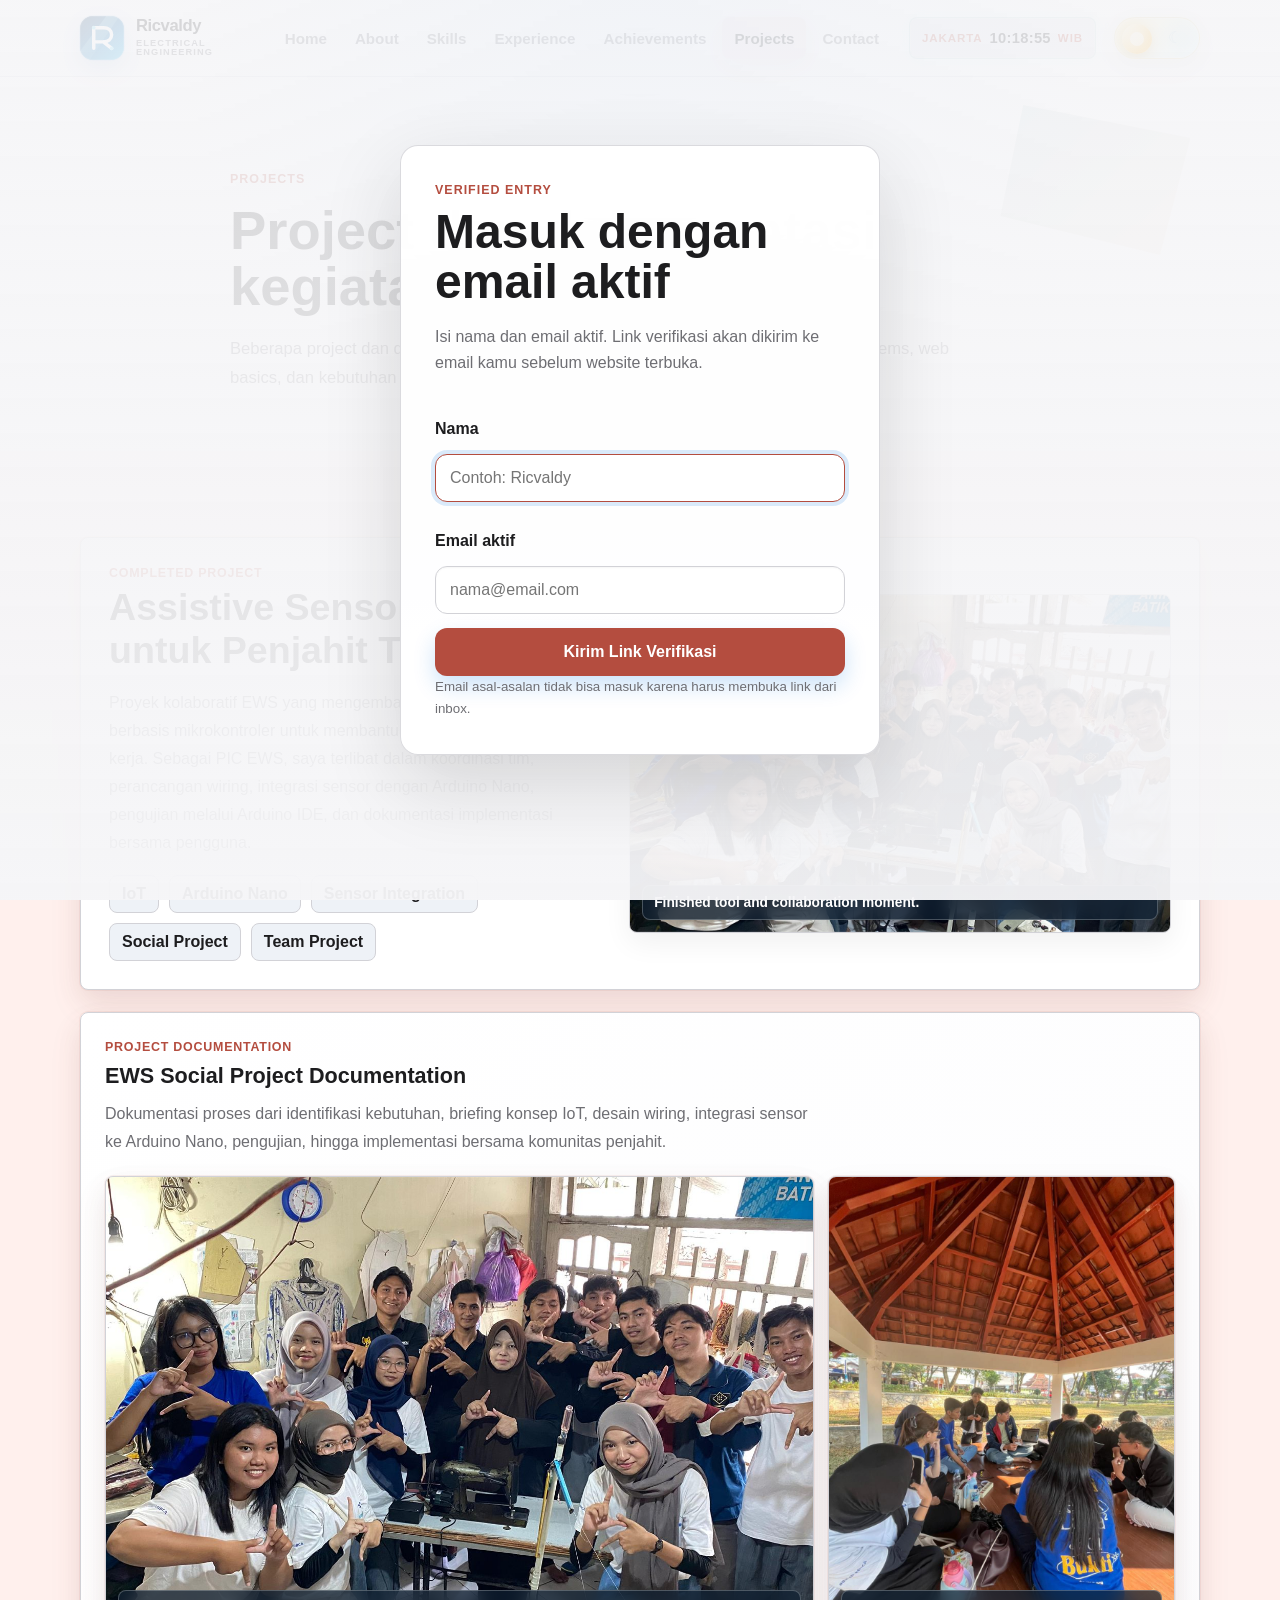
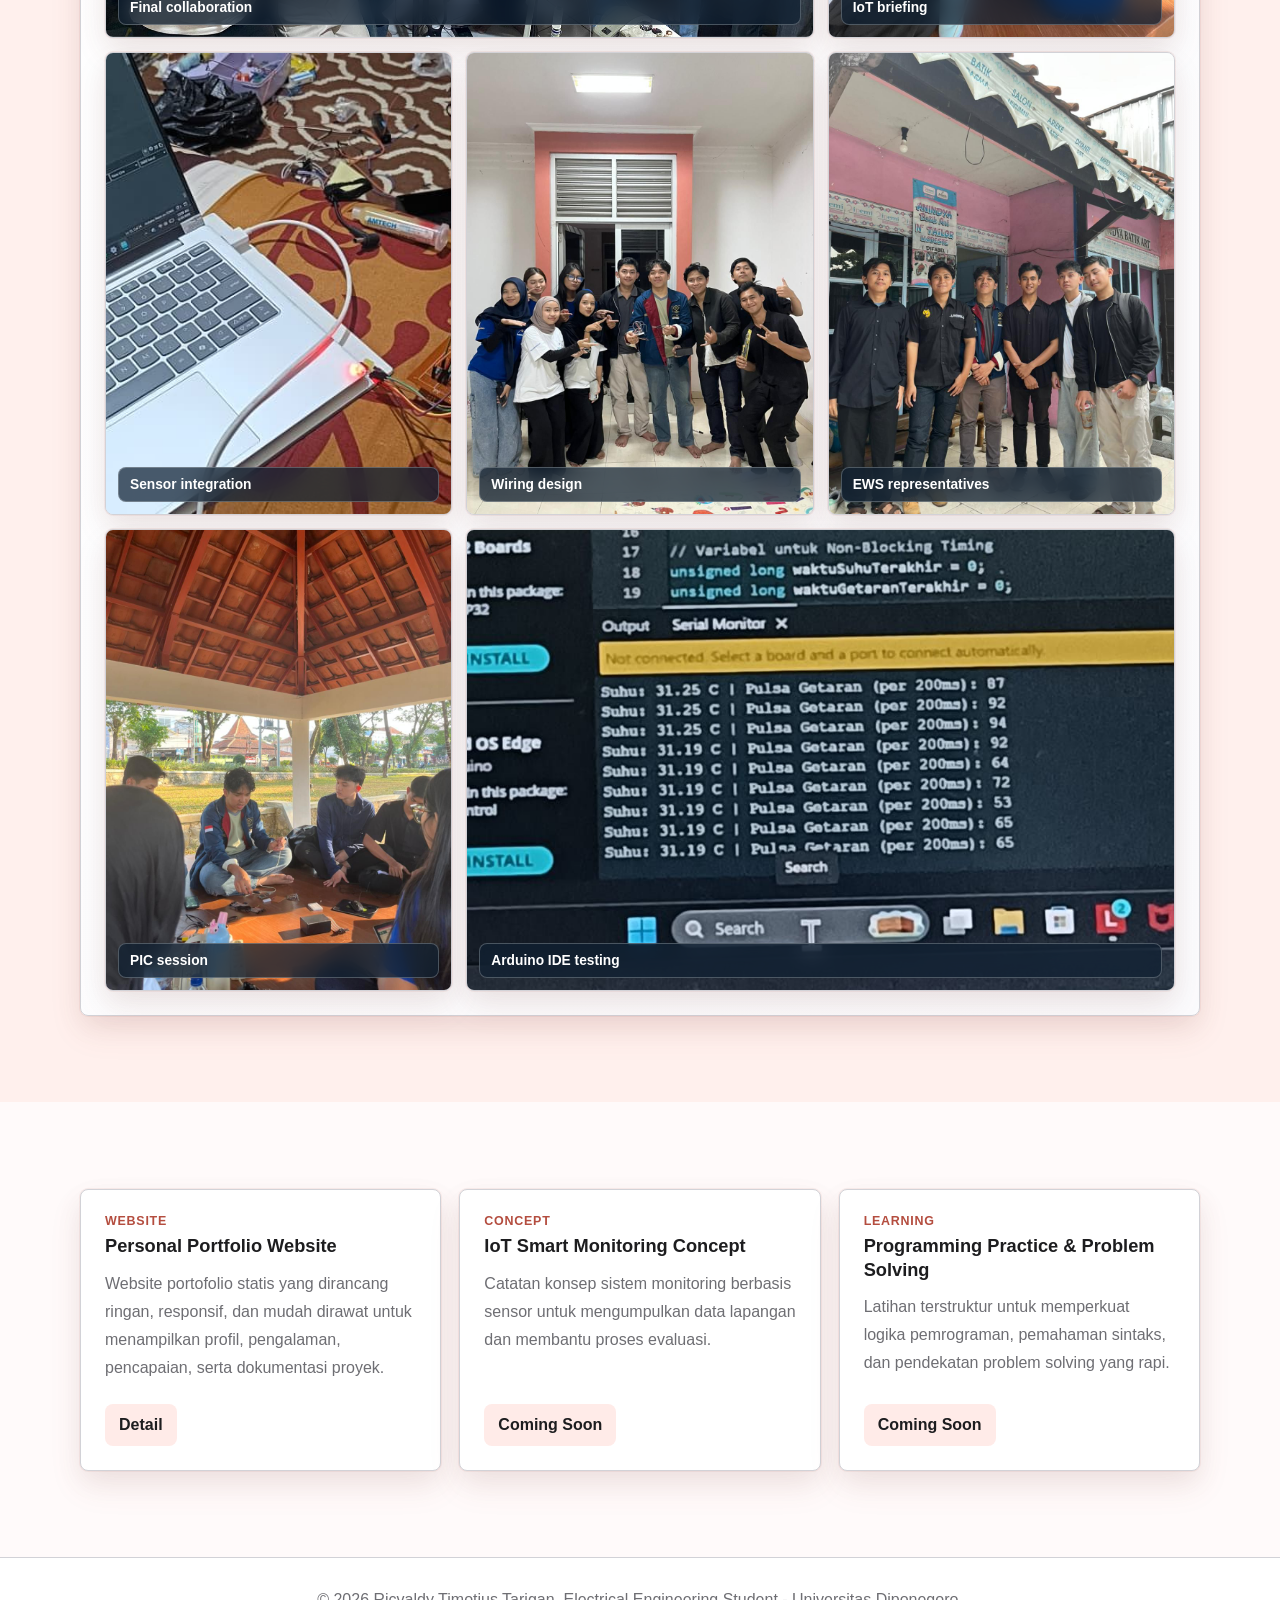
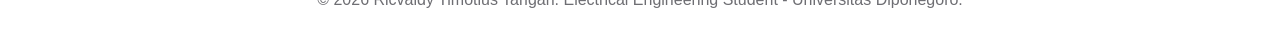
<file: projects.html>
﻿<!DOCTYPE html>
<html lang="id">
<head>
  <meta charset="UTF-8" />
  <meta name="viewport" content="width=device-width, initial-scale=1.0" />
  <meta name="color-scheme" content="light dark" />
  <meta name="description" content="Project Ricvaldy Timotius Tarigan, termasuk assistive sensor system berbasis IoT untuk penjahit Tuli, portfolio website, dan konsep monitoring berbasis sensor." />
  <meta name="keywords" content="Ricvaldy Timotius Tarigan, portofolio, Teknik Elektro, Universitas Diponegoro, IoT, Python, C++, Arduino, EWS, project sosial, PETROCUP, Research School" />
  <meta name="robots" content="index, follow" />
  <meta name="author" content="Ricvaldy Timotius Tarigan" />
  <meta name="theme-color" content="#102033" />
  <meta property="og:title" content="Projects | Ricvaldy Timotius Tarigan" />
  <meta property="og:description" content="Project Ricvaldy Timotius Tarigan, termasuk assistive sensor system berbasis IoT untuk penjahit Tuli, portfolio website, dan konsep monitoring berbasis sensor." />
  <meta property="og:type" content="website" />
  <meta property="og:url" content="https://ricvaldy.github.io/portofolio/projects.html" />
  <meta property="og:image" content="https://ricvaldy.github.io/portofolio/assets/images/ews-final-collaboration.jpg" />
  <meta property="og:image:alt" content="Tim proyek sensor asistif EWS bersama pengguna setelah implementasi" />
  <meta name="twitter:card" content="summary_large_image" />
  <meta name="twitter:title" content="Projects | Ricvaldy Timotius Tarigan" />
  <meta name="twitter:description" content="Dokumentasi proyek sensor asistif, IoT, embedded systems, dan pembelajaran teknologi Ricvaldy." />
  <meta name="twitter:image" content="https://ricvaldy.github.io/portofolio/assets/images/ews-final-collaboration.jpg" />
  <link rel="canonical" href="https://ricvaldy.github.io/portofolio/projects.html" />
  <link rel="icon" type="image/svg+xml" sizes="any" href="assets/images/brand-mark.svg?v=3" />
  <link rel="stylesheet" href="style.css?v=3" />
  <title>Projects — Ricvaldy</title>
</head>
<body data-page="projects">
  <a class="skip-link" href="#main">Lewati ke konten utama</a>

  <header class="site-header">
    <nav class="navbar container" aria-label="Navigasi utama">
      <a class="brand" data-page="home" href="index.html" aria-label="Ricvaldy Timotius Tarigan">
        <span class="brand-mark" aria-hidden="true"><img src="assets/images/brand-mark.svg?v=3" alt="" width="44" height="44" /></span>
        <span class="brand-lockup"><span class="brand-name">Ricvaldy</span><span class="brand-role">Electrical Engineering</span></span>
      </a>

      <button class="menu-toggle" id="menuToggle" type="button" aria-label="Buka menu navigasi" aria-expanded="false">
        <span></span>
        <span></span>
        <span></span>
      </button>

      <div class="nav-panel" id="navPanel">
        <ul class="nav-links">
          <li><a class="nav-link" data-page="home" href="index.html">Home</a></li>
          <li><a class="nav-link" data-page="about" href="about.html">About</a></li>
          <li><a class="nav-link" data-page="skills" href="skills.html">Skills</a></li>
          <li><a class="nav-link" data-page="experience" href="experience.html">Experience</a></li>
          <li><a class="nav-link" data-page="achievements" href="achievements.html">Achievements</a></li>
          <li><a class="nav-link active" data-page="projects" href="projects.html">Projects</a></li>
          <li><a class="nav-link" data-page="contact" href="contact.html">Contact</a></li>
        </ul>

        <button class="theme-toggle" id="themeToggle" type="button" aria-label="Ganti mode warna">
          <span class="theme-toggle-icon" aria-hidden="true"></span>
        </button>
      </div>
    </nav>
  </header>

  <main id="main" class="page-main">
    <section class="page-hero section-reveal" id="projects">
      <div class="container page-hero-narrow"><p class="section-label">Projects</p><h1>Project dan dokumentasi kegiatan teknologi</h1><p>Beberapa project dan dokumentasi kegiatan yang berkaitan dengan IoT, embedded systems, web basics, dan kebutuhan pengguna.</p></div>
    </section>

    <section class="section section-soft section-reveal">
      <div class="container">
        <article class="project-feature">
          <div class="project-feature-copy"><span class="project-tag">Completed Project</span><h2>Assistive Sensor System untuk Penjahit Tuli</h2><p>Proyek kolaboratif EWS yang mengembangkan sistem sensor berbasis mikrokontroler untuk membantu penjahit Tuli dalam aktivitas kerja. Sebagai PIC EWS, saya terlibat dalam koordinasi tim, perancangan wiring, integrasi sensor dengan Arduino Nano, pengujian melalui Arduino IDE, dan dokumentasi implementasi bersama pengguna.</p><div class="chip-group"><span>IoT</span><span>Arduino Nano</span><span>Sensor Integration</span><span>Social Project</span><span>Team Project</span></div></div>
          <figure class="project-feature-media"><img src="assets/images/ews-final-collaboration.jpg" alt="Kolaborasi final proyek sensor mesin jahit untuk penjahit difabel tuli" loading="lazy" decoding="async" /><figcaption>Finished tool and collaboration moment.</figcaption></figure>
        </article>

        <div class="petrocup-showcase ews-showcase"><div class="petrocup-heading"><span>Project Documentation</span><h3>EWS Social Project Documentation</h3><p>Dokumentasi proses dari identifikasi kebutuhan, briefing konsep IoT, desain wiring, integrasi sensor ke Arduino Nano, pengujian, hingga implementasi bersama komunitas penjahit.</p></div><div class="petrocup-gallery" aria-label="Galeri dokumentasi proyek sensor untuk penjahit difabel tuli"><figure class="petrocup-card petrocup-card-wide"><img src="assets/images/ews-final-collaboration.jpg" alt="Tim dan ibu penjahit setelah alat selesai dikolaborasikan" loading="lazy" decoding="async" /><figcaption>Final collaboration</figcaption></figure><figure class="petrocup-card"><img src="assets/images/ews-iot-briefing.jpg" alt="Pertemuan awal menjelaskan konsep alat IoT" loading="lazy" decoding="async" /><figcaption>IoT briefing</figcaption></figure><figure class="petrocup-card"><img src="assets/images/ews-sensor-integration.jpg" alt="Integrasi sensor ke mikrokontroler Arduino Nano" loading="lazy" decoding="async" /><figcaption>Sensor integration</figcaption></figure><figure class="petrocup-card"><img src="assets/images/ews-wiring-design.jpg" alt="Tim merancang wiring alat sensor" loading="lazy" decoding="async" /><figcaption>Wiring design</figcaption></figure><figure class="petrocup-card"><img src="assets/images/ews-team-representatives.jpg" alt="Perwakilan EWS untuk proyek mesin jahit difabel" loading="lazy" decoding="async" /><figcaption>EWS representatives</figcaption></figure><figure class="petrocup-card"><img src="assets/images/ews-pic-session.jpg" alt="Ricvaldy sebagai PIC EWS dalam diskusi proyek" loading="lazy" decoding="async" /><figcaption>PIC session</figcaption></figure><figure class="petrocup-card petrocup-card-wide"><img src="assets/images/ews-arduino-test.jpg" alt="Pengujian alat pada Arduino IDE" loading="lazy" decoding="async" /><figcaption>Arduino IDE testing</figcaption></figure></div></div>
      </div>
    </section>

    <section class="section container section-reveal">
      <div class="project-grid"><article class="project-card"><span class="project-tag">Website</span><h3>Personal Portfolio Website</h3><p>Website portofolio statis yang dirancang ringan, responsif, dan mudah dirawat untuk menampilkan profil, pengalaman, pencapaian, serta dokumentasi proyek.</p><a href="contact.html" aria-label="Hubungi Ricvaldy untuk membahas portfolio website">Detail</a></article><article class="project-card"><span class="project-tag">Concept</span><h3>IoT Smart Monitoring Concept</h3><p>Catatan konsep sistem monitoring berbasis sensor untuk mengumpulkan data lapangan dan membantu proses evaluasi.</p><a href="contact.html" aria-label="Hubungi Ricvaldy untuk membahas IoT Smart Monitoring Concept">Coming Soon</a></article><article class="project-card"><span class="project-tag">Learning</span><h3>Programming Practice & Problem Solving</h3><p>Latihan terstruktur untuk memperkuat logika pemrograman, pemahaman sintaks, dan pendekatan problem solving yang rapi.</p><a href="contact.html" aria-label="Hubungi Ricvaldy untuk membahas latihan pemrograman">Coming Soon</a></article></div>
    </section>
  </main>

  <button class="back-to-top" id="backToTop" type="button" aria-label="Kembali ke atas">
    <span aria-hidden="true">Top</span>
  </button>

  <footer class="footer">
    <div class="container">
      <p>&copy; 2026 Ricvaldy Timotius Tarigan. Electrical Engineering Student - Universitas Diponegoro.</p>
    </div>
  </footer>

  <script src="script.js"></script>
</body>
</html>
</file>
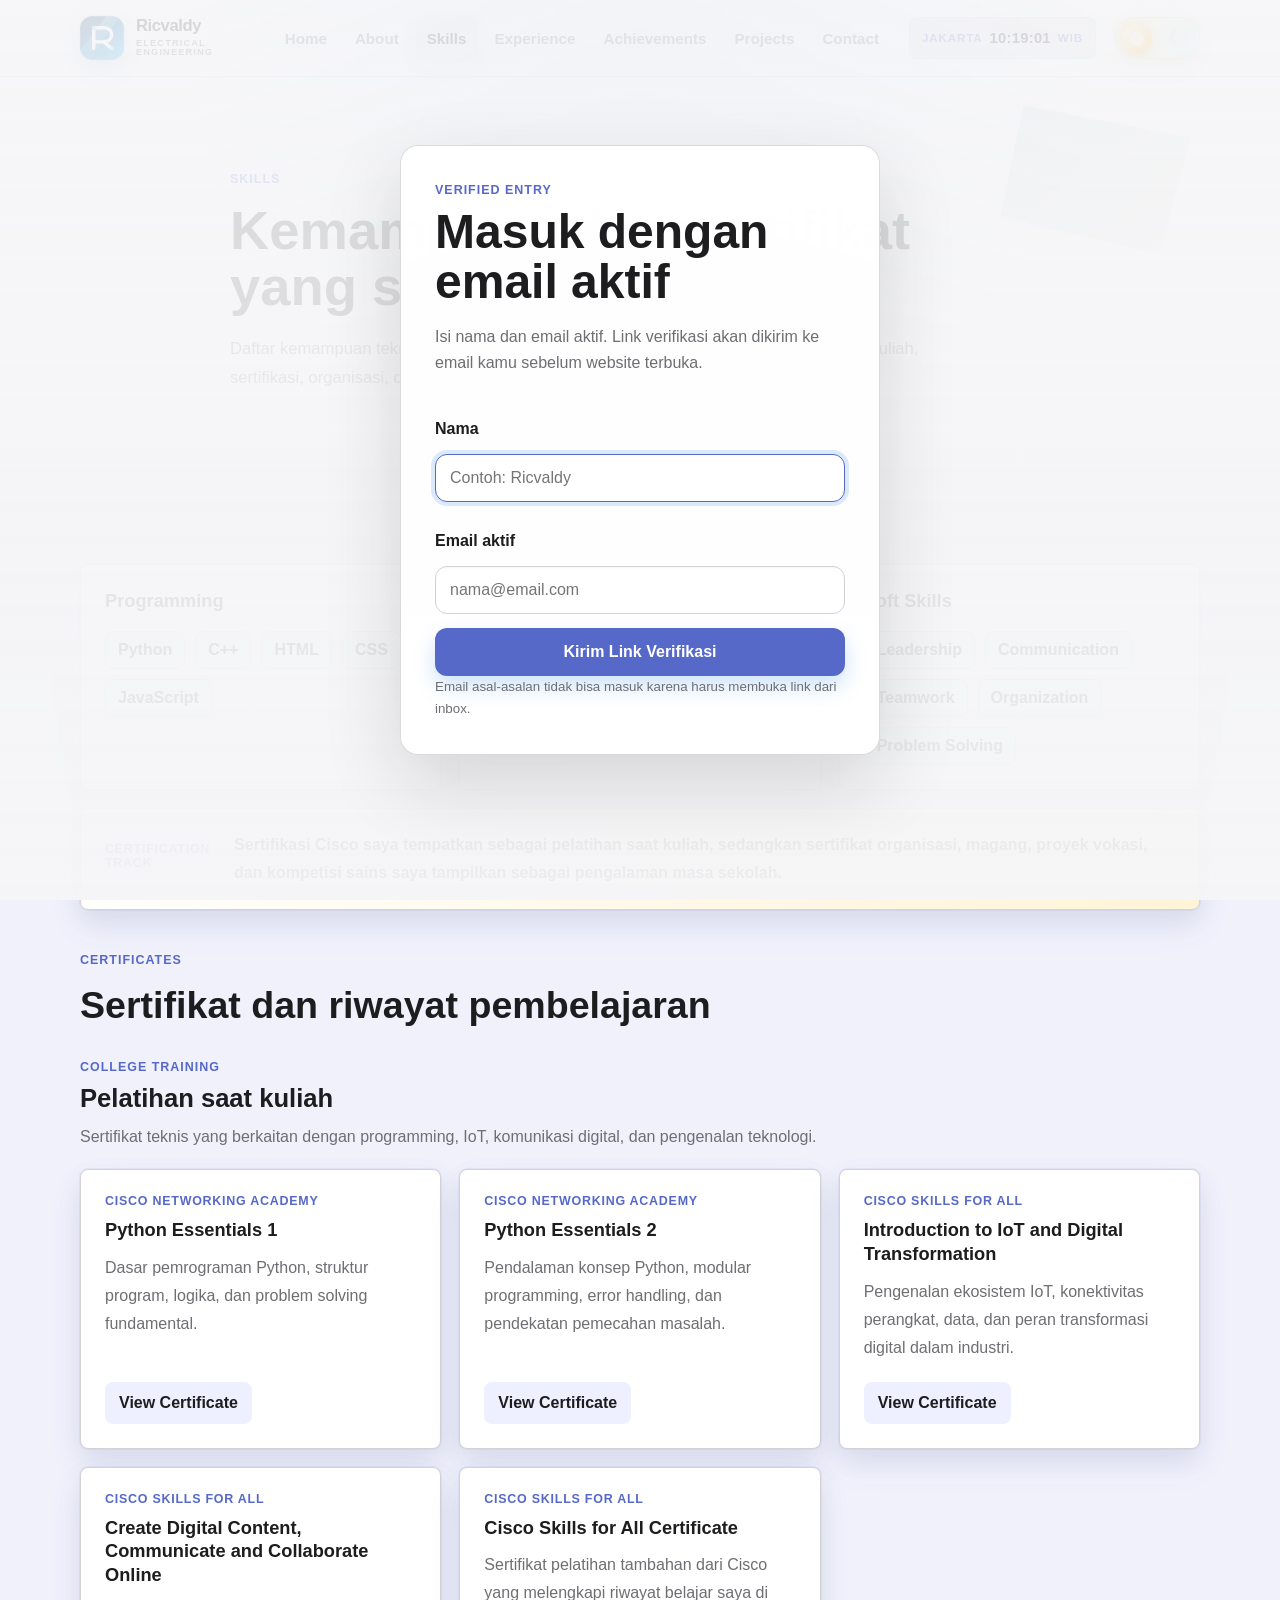
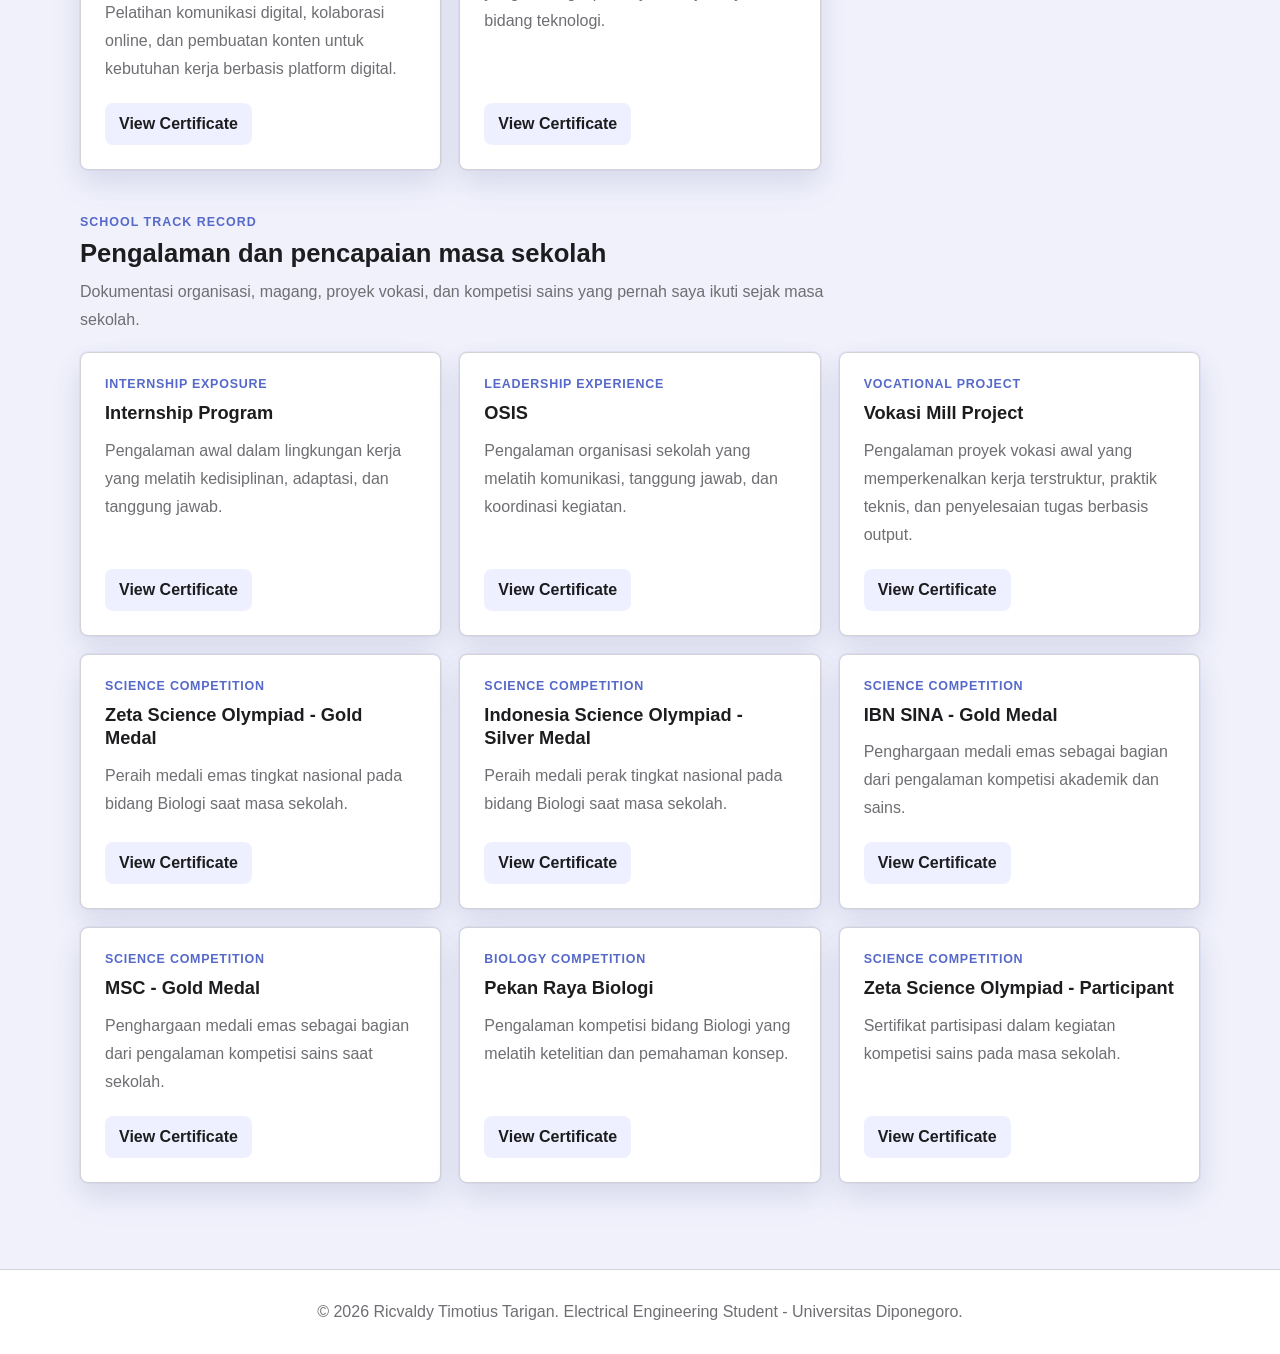
<file: skills.html>
﻿<!DOCTYPE html>
<html lang="id">
<head>
  <meta charset="UTF-8" />
  <meta name="viewport" content="width=device-width, initial-scale=1.0" />
  <meta name="color-scheme" content="light dark" />
  <meta name="description" content="Skill dan sertifikasi Ricvaldy Timotius Tarigan dalam programming, IoT, microcontroller, komunikasi, leadership, teamwork, dan problem solving yang dikembangkan melalui kuliah, pelatihan, organisasi, dan proyek." />
  <meta name="keywords" content="Ricvaldy Timotius Tarigan, portofolio, Teknik Elektro, Universitas Diponegoro, IoT, Python, C++, Arduino, EWS, project sosial, PETROCUP, Research School" />
  <meta name="robots" content="index, follow" />
  <meta name="author" content="Ricvaldy Timotius Tarigan" />
  <meta name="theme-color" content="#102033" />
  <meta property="og:title" content="Skills | Ricvaldy Timotius Tarigan" />
  <meta property="og:description" content="Skill dan sertifikasi Ricvaldy Timotius Tarigan dalam programming, IoT, microcontroller, komunikasi, leadership, teamwork, dan problem solving yang dikembangkan melalui kuliah, pelatihan, organisasi, dan proyek." />
  <meta property="og:type" content="website" />
  <meta property="og:url" content="https://ricvaldy.github.io/portofolio/skills.html" />
  <meta property="og:image" content="https://ricvaldy.github.io/portofolio/assets/images/profile-photo.jpg" />
  <meta property="og:image:alt" content="Ricvaldy Timotius Tarigan saat mengikuti kegiatan lapangan" />
  <meta name="twitter:card" content="summary_large_image" />
  <meta name="twitter:title" content="Skills | Ricvaldy Timotius Tarigan" />
  <meta name="twitter:description" content="Kemampuan teknis dan sertifikat yang dipelajari Ricvaldy melalui kuliah, pelatihan, organisasi, dan proyek." />
  <meta name="twitter:image" content="https://ricvaldy.github.io/portofolio/assets/images/profile-photo.jpg" />
  <link rel="canonical" href="https://ricvaldy.github.io/portofolio/skills.html" />
  <link rel="icon" type="image/svg+xml" sizes="any" href="assets/images/brand-mark.svg?v=3" />
  <link rel="stylesheet" href="style.css?v=3" />
  <title>Skills — Ricvaldy</title>
</head>
<body data-page="skills">
  <a class="skip-link" href="#main">Lewati ke konten utama</a>

  <header class="site-header">
    <nav class="navbar container" aria-label="Navigasi utama">
      <a class="brand" data-page="home" href="index.html" aria-label="Ricvaldy Timotius Tarigan">
        <span class="brand-mark" aria-hidden="true"><img src="assets/images/brand-mark.svg?v=3" alt="" width="44" height="44" /></span>
        <span class="brand-lockup"><span class="brand-name">Ricvaldy</span><span class="brand-role">Electrical Engineering</span></span>
      </a>

      <button class="menu-toggle" id="menuToggle" type="button" aria-label="Buka menu navigasi" aria-expanded="false">
        <span></span>
        <span></span>
        <span></span>
      </button>

      <div class="nav-panel" id="navPanel">
        <ul class="nav-links">
          <li><a class="nav-link" data-page="home" href="index.html">Home</a></li>
          <li><a class="nav-link" data-page="about" href="about.html">About</a></li>
          <li><a class="nav-link active" data-page="skills" href="skills.html">Skills</a></li>
          <li><a class="nav-link" data-page="experience" href="experience.html">Experience</a></li>
          <li><a class="nav-link" data-page="achievements" href="achievements.html">Achievements</a></li>
          <li><a class="nav-link" data-page="projects" href="projects.html">Projects</a></li>
          <li><a class="nav-link" data-page="contact" href="contact.html">Contact</a></li>
        </ul>

        <button class="theme-toggle" id="themeToggle" type="button" aria-label="Ganti mode warna">
          <span class="theme-toggle-icon" aria-hidden="true"></span>
        </button>
      </div>
    </nav>
  </header>

  <main id="main" class="page-main">
    <section class="page-hero section-reveal" id="skills">
      <div class="container page-hero-narrow"><p class="section-label">Skills</p><h1>Kemampuan dan sertifikat yang saya pelajari</h1><p>Daftar kemampuan teknis, minat engineering, dan soft skills yang saya pelajari melalui kuliah, sertifikasi, organisasi, dan proyek.</p></div>
    </section>

    <section class="section container section-reveal">
      <div class="skills-grid">
        <article class="skill-card"><h3>Programming</h3><div class="chip-group" aria-label="Programming skills"><span>Python</span><span>C++</span><span>HTML</span><span>CSS</span><span>JavaScript</span></div></article>
        <article class="skill-card"><h3>Technical Interest</h3><div class="chip-group" aria-label="Technical interests"><span>IoT</span><span>Microcontroller</span><span>Electronics</span><span>Web Basics</span><span>Arduino</span></div></article>
        <article class="skill-card"><h3>Soft Skills</h3><div class="chip-group" aria-label="Soft skills"><span>Leadership</span><span>Communication</span><span>Teamwork</span><span>Organization</span><span>Problem Solving</span></div></article>
      </div>
      <div class="certification-card"><span>Certification Track</span><p>Sertifikasi Cisco saya tempatkan sebagai pelatihan saat kuliah, sedangkan sertifikat organisasi, magang, proyek vokasi, dan kompetisi sains saya tampilkan sebagai pengalaman masa sekolah.</p></div>

      <div class="section-heading certification-heading">
        <p class="section-label">Certificates</p>
        <h2>Sertifikat dan riwayat pembelajaran</h2>
      </div>

      <div class="certificate-group">
        <div class="certificate-group-heading">
          <span>College Training</span>
          <h3>Pelatihan saat kuliah</h3>
          <p>Sertifikat teknis yang berkaitan dengan programming, IoT, komunikasi digital, dan pengenalan teknologi.</p>
        </div>

        <div class="certificate-grid">
          <article class="certificate-card">
            <span>Cisco Networking Academy</span>
            <h3>Python Essentials 1</h3>
            <p>Dasar pemrograman Python, struktur program, logika, dan problem solving fundamental.</p>
            <a href="assets/certificates/python-essentials-1-cisco.pdf" target="_blank" rel="noopener noreferrer">View Certificate</a>
          </article>

          <article class="certificate-card">
            <span>Cisco Networking Academy</span>
            <h3>Python Essentials 2</h3>
            <p>Pendalaman konsep Python, modular programming, error handling, dan pendekatan pemecahan masalah.</p>
            <a href="assets/certificates/python-essentials-2-cisco.pdf" target="_blank" rel="noopener noreferrer">View Certificate</a>
          </article>

          <article class="certificate-card">
            <span>Cisco Skills for All</span>
            <h3>Introduction to IoT and Digital Transformation</h3>
            <p>Pengenalan ekosistem IoT, konektivitas perangkat, data, dan peran transformasi digital dalam industri.</p>
            <a href="assets/certificates/cisco-introduction-to-iot-and-digital-transformation.pdf" target="_blank" rel="noopener noreferrer">View Certificate</a>
          </article>

          <article class="certificate-card">
            <span>Cisco Skills for All</span>
            <h3>Create Digital Content, Communicate and Collaborate Online</h3>
            <p>Pelatihan komunikasi digital, kolaborasi online, dan pembuatan konten untuk kebutuhan kerja berbasis platform digital.</p>
            <a href="assets/certificates/cisco-digital-content-communication-collaboration.pdf" target="_blank" rel="noopener noreferrer">View Certificate</a>
          </article>

          <article class="certificate-card">
            <span>Cisco Skills for All</span>
            <h3>Cisco Skills for All Certificate</h3>
            <p>Sertifikat pelatihan tambahan dari Cisco yang melengkapi riwayat belajar saya di bidang teknologi.</p>
            <a href="assets/certificates/cisco-skills-for-all-certificate.pdf" target="_blank" rel="noopener noreferrer">View Certificate</a>
          </article>
        </div>
      </div>

      <div class="certificate-group">
        <div class="certificate-group-heading">
          <span>School Track Record</span>
          <h3>Pengalaman dan pencapaian masa sekolah</h3>
          <p>Dokumentasi organisasi, magang, proyek vokasi, dan kompetisi sains yang pernah saya ikuti sejak masa sekolah.</p>
        </div>

        <div class="certificate-grid">
          <article class="certificate-card">
            <span>Internship Exposure</span>
            <h3>Internship Program</h3>
            <p>Pengalaman awal dalam lingkungan kerja yang melatih kedisiplinan, adaptasi, dan tanggung jawab.</p>
            <a href="assets/certificates/internship-program-sma.pdf" target="_blank" rel="noopener noreferrer">View Certificate</a>
          </article>

          <article class="certificate-card">
            <span>Leadership Experience</span>
            <h3>OSIS</h3>
            <p>Pengalaman organisasi sekolah yang melatih komunikasi, tanggung jawab, dan koordinasi kegiatan.</p>
            <a href="assets/certificates/osis-sma.pdf" target="_blank" rel="noopener noreferrer">View Certificate</a>
          </article>

          <article class="certificate-card">
            <span>Vocational Project</span>
            <h3>Vokasi Mill Project</h3>
            <p>Pengalaman proyek vokasi awal yang memperkenalkan kerja terstruktur, praktik teknis, dan penyelesaian tugas berbasis output.</p>
            <a href="assets/certificates/vokasi-mill-project-smp.pdf" target="_blank" rel="noopener noreferrer">View Certificate</a>
          </article>

          <article class="certificate-card">
            <span>Science Competition</span>
            <h3>Zeta Science Olympiad - Gold Medal</h3>
            <p>Peraih medali emas tingkat nasional pada bidang Biologi saat masa sekolah.</p>
            <a href="assets/certificates/zeta-science-olympiad-gold.jpg" target="_blank" rel="noopener noreferrer">View Certificate</a>
          </article>

          <article class="certificate-card">
            <span>Science Competition</span>
            <h3>Indonesia Science Olympiad - Silver Medal</h3>
            <p>Peraih medali perak tingkat nasional pada bidang Biologi saat masa sekolah.</p>
            <a href="assets/certificates/indonesia-science-olympiad-silver.jpg" target="_blank" rel="noopener noreferrer">View Certificate</a>
          </article>

          <article class="certificate-card">
            <span>Science Competition</span>
            <h3>IBN SINA - Gold Medal</h3>
            <p>Penghargaan medali emas sebagai bagian dari pengalaman kompetisi akademik dan sains.</p>
            <a href="assets/certificates/ibn-sina-gold-medal.pdf" target="_blank" rel="noopener noreferrer">View Certificate</a>
          </article>

          <article class="certificate-card">
            <span>Science Competition</span>
            <h3>MSC - Gold Medal</h3>
            <p>Penghargaan medali emas sebagai bagian dari pengalaman kompetisi sains saat sekolah.</p>
            <a href="assets/certificates/msc-gold-medal.pdf" target="_blank" rel="noopener noreferrer">View Certificate</a>
          </article>

          <article class="certificate-card">
            <span>Biology Competition</span>
            <h3>Pekan Raya Biologi</h3>
            <p>Pengalaman kompetisi bidang Biologi yang melatih ketelitian dan pemahaman konsep.</p>
            <a href="assets/certificates/pekan-raya-biologi.pdf" target="_blank" rel="noopener noreferrer">View Certificate</a>
          </article>

          <article class="certificate-card">
            <span>Science Competition</span>
            <h3>Zeta Science Olympiad - Participant</h3>
            <p>Sertifikat partisipasi dalam kegiatan kompetisi sains pada masa sekolah.</p>
            <a href="assets/certificates/zeta-science-olympiad-participant.jpg" target="_blank" rel="noopener noreferrer">View Certificate</a>
          </article>
        </div>
      </div>
    </section>
  </main>

  <button class="back-to-top" id="backToTop" type="button" aria-label="Kembali ke atas">
    <span aria-hidden="true">Top</span>
  </button>

  <footer class="footer">
    <div class="container">
      <p>&copy; 2026 Ricvaldy Timotius Tarigan. Electrical Engineering Student - Universitas Diponegoro.</p>
    </div>
  </footer>

  <script src="script.js"></script>
</body>
</html>
</file>
<file: style.css>
﻿:root {
  color-scheme: light;
  --bg: #f7f5ef;
  --bg-soft: #eef4f2;
  --surface: #ffffff;
  --surface-strong: #fdfcf8;
  --text: #102033;
  --heading: #0d1b2a;
  --muted: #5c6978;
  --primary: #102033;
  --primary-soft: #e5edf4;
  --accent: #3f8f8a;
  --accent-soft: #dcefeb;
  --gold: #c59b48;
  --gold-soft: #f3ead8;
  --border: #d9dfdf;
  --shadow: 0 18px 40px rgba(16, 32, 51, 0.1);
  --shadow-soft: 0 10px 24px rgba(16, 32, 51, 0.08);
  --nav-height: 76px;
  font-family: Arial, Helvetica, sans-serif;
}

[data-theme="dark"] {
  color-scheme: dark;
  --bg: #0d1622;
  --bg-soft: #111f2d;
  --surface: #172536;
  --surface-strong: #102033;
  --text: #edf4f7;
  --heading: #ffffff;
  --muted: #b8c4cf;
  --primary: #edf4f7;
  --primary-soft: #213447;
  --accent: #73c7bf;
  --accent-soft: #1f3d43;
  --gold: #d8b96a;
  --gold-soft: #3d3322;
  --border: #2d4054;
  --shadow: 0 18px 44px rgba(0, 0, 0, 0.28);
  --shadow-soft: 0 10px 28px rgba(0, 0, 0, 0.22);
}

* {
  box-sizing: border-box;
}

html {
  scroll-behavior: smooth;
}

body {
  margin: 0;
  overflow-x: hidden;
  color: var(--text);
  background:
    linear-gradient(135deg, rgba(63, 143, 138, 0.08), transparent 34rem),
    linear-gradient(315deg, rgba(197, 155, 72, 0.12), transparent 30rem),
    var(--bg);
}

body.menu-open {
  overflow: hidden;
}

a {
  color: inherit;
  text-decoration: none;
}

button {
  font: inherit;
}

.container {
  width: min(1120px, calc(100% - 32px));
  margin: 0 auto;
}

.skip-link {
  position: fixed;
  top: 12px;
  left: 12px;
  z-index: 100;
  padding: 10px 14px;
  border-radius: 8px;
  color: #ffffff;
  background: #102033;
  transform: translateY(-140%);
  transition: transform 0.2s ease;
}

.skip-link:focus {
  transform: translateY(0);
}

.site-header {
  position: sticky;
  top: 0;
  z-index: 50;
  border-bottom: 1px solid rgba(217, 223, 223, 0.78);
  background: rgba(247, 245, 239, 0.86);
  backdrop-filter: blur(16px);
}

[data-theme="dark"] .site-header {
  border-bottom-color: rgba(45, 64, 84, 0.86);
  background: rgba(13, 22, 34, 0.88);
}

.navbar {
  min-height: var(--nav-height);
  display: flex;
  align-items: center;
  justify-content: space-between;
  gap: 24px;
}

.brand {
  display: inline-flex;
  align-items: center;
  gap: 12px;
  color: var(--heading);
  font-weight: 800;
}

.brand-mark {
  width: 44px;
  height: 44px;
  display: grid;
  place-items: center;
  flex: 0 0 44px;
  border: 0;
  border-radius: 13px;
  color: transparent;
  background:
    url("assets/images/brand-mark.svg?v=3") center / cover no-repeat,
    linear-gradient(135deg, #0a3d6d, #12a9e8);
  font-size: 0;
}

.brand-lockup {
  display: grid;
  gap: 4px;
  line-height: 1;
}

.brand-name {
  color: var(--heading);
  font-size: 1.04rem;
  font-weight: 800;
  letter-spacing: -0.025em;
}

.brand-role {
  color: var(--muted);
  font-size: 0.58rem;
  font-weight: 800;
  letter-spacing: 0.12em;
  text-transform: uppercase;
  transition: color 0.22s ease;
}

.nav-panel {
  display: flex;
  align-items: center;
  gap: 18px;
}

.nav-links {
  display: flex;
  align-items: center;
  gap: 4px;
  margin: 0;
  padding: 0;
  list-style: none;
}

.nav-link {
  display: inline-flex;
  min-height: 42px;
  align-items: center;
  padding: 0 12px;
  border-radius: 8px;
  color: var(--muted);
  font-size: 0.95rem;
  font-weight: 700;
  transition: color 0.2s ease, background-color 0.2s ease;
}

.nav-link:hover,
.nav-link.active {
  color: var(--heading);
  background: var(--primary-soft);
}

.menu-toggle,
.theme-toggle,
.back-to-top {
  border: 1px solid var(--border);
  border-radius: 8px;
  background: var(--surface);
  cursor: pointer;
}

.menu-toggle {
  display: none;
  width: 44px;
  height: 44px;
}

.menu-toggle span {
  display: block;
  width: 19px;
  height: 2px;
  margin: 4px auto;
  border-radius: 99px;
  background: var(--heading);
  transition: transform 0.2s ease, opacity 0.2s ease;
}

.menu-toggle.open span:nth-child(1) {
  transform: translateY(6px) rotate(45deg);
}

.menu-toggle.open span:nth-child(2) {
  opacity: 0;
}

.menu-toggle.open span:nth-child(3) {
  transform: translateY(-6px) rotate(-45deg);
}

.theme-toggle {
  width: 44px;
  height: 44px;
  display: grid;
  place-items: center;
  flex: 0 0 auto;
}

.theme-toggle-icon {
  position: relative;
  width: 18px;
  height: 18px;
  display: block;
  border-radius: 50%;
  background: var(--gold);
  box-shadow: inset -5px -4px 0 rgba(16, 32, 51, 0.18);
}

[data-theme="dark"] .theme-toggle-icon {
  background: #edf4f7;
  box-shadow: inset -7px -4px 0 #172536;
}

.hero {
  position: relative;
  min-height: calc(100svh - var(--nav-height));
  display: flex;
  align-items: center;
  padding: 72px 0;
  overflow: hidden;
}

.hero-shape {
  position: absolute;
  z-index: -1;
  opacity: 0.8;
  pointer-events: none;
}

.hero-shape-one {
  top: 8%;
  right: 5%;
  width: 300px;
  height: 300px;
  background: linear-gradient(135deg, rgba(63, 143, 138, 0.26), rgba(197, 155, 72, 0.14));
  clip-path: polygon(20% 0, 100% 18%, 78% 100%, 0 72%);
}

.hero-shape-two {
  left: -90px;
  bottom: 8%;
  width: 240px;
  height: 210px;
  border: 1px solid rgba(63, 143, 138, 0.28);
  background: linear-gradient(135deg, rgba(255, 255, 255, 0.38), rgba(63, 143, 138, 0.12));
  clip-path: polygon(0 12%, 80% 0, 100% 80%, 18% 100%);
}

.hero-grid {
  display: grid;
  grid-template-columns: minmax(0, 1.2fr) minmax(300px, 0.8fr);
  gap: 56px;
  align-items: center;
}

.eyebrow,
.section-label,
.profile-label {
  margin: 0 0 12px;
  color: var(--accent);
  font-size: 0.78rem;
  font-weight: 800;
  letter-spacing: 0.08em;
  text-transform: uppercase;
}

h1,
h2,
h3,
p {
  overflow-wrap: anywhere;
}

h1,
h2,
h3 {
  color: var(--heading);
}

h1 {
  max-width: 780px;
  margin: 0;
  font-size: 4.4rem;
  line-height: 1;
}

h2 {
  margin: 0;
  font-size: 2.35rem;
  line-height: 1.15;
}

h3 {
  margin: 0 0 12px;
  font-size: 1.14rem;
  line-height: 1.3;
}

p {
  line-height: 1.75;
}

.hero-title {
  margin: 22px 0 0;
  color: var(--gold);
  font-size: 1.12rem;
  font-weight: 800;
}

.hero-description {
  max-width: 700px;
  margin: 18px 0 0;
  color: var(--muted);
  font-size: 1.03rem;
}

.hero-actions {
  display: flex;
  flex-wrap: wrap;
  gap: 14px;
  margin-top: 32px;
}

.btn,
.contact-link,
.project-card a {
  display: inline-flex;
  min-height: 48px;
  align-items: center;
  justify-content: center;
  border-radius: 8px;
  font-weight: 800;
  transition: transform 0.2s ease, box-shadow 0.2s ease, background-color 0.2s ease, color 0.2s ease;
}

.btn {
  padding: 0 20px;
  border: 1px solid transparent;
}

.btn:hover,
.contact-link:hover,
.project-card a:hover,
.theme-toggle:hover,
.menu-toggle:hover,
.back-to-top:hover {
  transform: translateY(-2px);
}

.btn-primary {
  color: #ffffff;
  background: #102033;
  box-shadow: 0 14px 26px rgba(16, 32, 51, 0.2);
}

.btn-primary:hover {
  background: #1d3148;
}

.btn-secondary {
  color: var(--heading);
  background: var(--surface);
  border-color: var(--border);
}

.profile-card,
.about-card,
.skill-card,
.certification-card,
.timeline-card,
.achievement-card,
.project-card,
.contact-card {
  border: 1px solid var(--border);
  border-radius: 8px;
  background: var(--surface);
  box-shadow: var(--shadow-soft);
}

.profile-card {
  position: relative;
  padding: 28px;
  overflow: hidden;
}

.profile-card::before {
  content: "";
  position: absolute;
  inset: 0;
  border-radius: inherit;
  border-top: 4px solid var(--accent);
  pointer-events: none;
}

.profile-top {
  display: flex;
  align-items: center;
  margin-top: 22px;
}

.profile-photo-frame {
  position: relative;
  margin: 0;
  overflow: hidden;
  border-radius: 8px;
  background: var(--primary-soft);
  box-shadow: inset 0 0 0 1px rgba(255, 255, 255, 0.16);
}

.profile-photo {
  width: 100%;
  aspect-ratio: 4 / 5;
  display: block;
  object-fit: cover;
  object-position: center;
}

.profile-photo-frame figcaption {
  position: absolute;
  left: 14px;
  right: 14px;
  bottom: 14px;
  padding: 10px 12px;
  border: 1px solid rgba(255, 255, 255, 0.24);
  border-radius: 8px;
  color: #ffffff;
  background: rgba(16, 32, 51, 0.72);
  backdrop-filter: blur(10px);
  font-size: 0.84rem;
  font-weight: 700;
}

.profile-top h2 {
  font-size: 1.2rem;
}

.profile-summary {
  margin: 24px 0;
  color: var(--muted);
}

.profile-list {
  display: grid;
  gap: 12px;
}

.profile-list div {
  padding: 14px;
  border: 1px solid var(--border);
  border-radius: 8px;
  background: var(--surface-strong);
}

.profile-list span,
.timeline-card span,
.certification-card span,
.project-tag {
  display: block;
  margin-bottom: 6px;
  color: var(--accent);
  font-size: 0.78rem;
  font-weight: 800;
  letter-spacing: 0.06em;
  text-transform: uppercase;
}

.profile-list strong {
  display: block;
  color: var(--heading);
}

.section {
  padding: 86px 0;
  scroll-margin-top: calc(var(--nav-height) + 16px);
}

.section-soft {
  border-top: 1px solid var(--border);
  border-bottom: 1px solid var(--border);
  background: rgba(255, 255, 255, 0.54);
}

[data-theme="dark"] .section-soft {
  background: rgba(17, 31, 45, 0.68);
}

.section-heading {
  max-width: 680px;
  margin-bottom: 30px;
}

.about-grid {
  display: grid;
  grid-template-columns: minmax(0, 0.9fr) minmax(0, 1.1fr);
  gap: 42px;
  align-items: start;
}

.about-card {
  padding: 28px;
}

.about-card p,
.skill-card p,
.timeline-card p,
.achievement-card p,
.project-card p,
.contact-card p {
  margin: 0;
  color: var(--muted);
}

.about-card p + p {
  margin-top: 16px;
}

.skills-grid,
.achievement-grid,
.project-grid {
  display: grid;
  grid-template-columns: repeat(3, minmax(0, 1fr));
  gap: 18px;
}

.skill-card,
.achievement-card,
.petrocup-showcase {
  margin-top: 28px;
  padding: 24px;
  border: 1px solid var(--border);
  border-radius: 8px;
  background: linear-gradient(135deg, var(--surface), var(--surface-strong));
  box-shadow: var(--shadow-soft);
}

.petrocup-heading {
  max-width: 720px;
  margin-bottom: 20px;
}

.petrocup-heading span {
  display: inline-flex;
  margin-bottom: 8px;
  color: var(--accent);
  font-size: 0.78rem;
  font-weight: 800;
  letter-spacing: 0.06em;
  text-transform: uppercase;
}

.petrocup-heading h3 {
  margin-bottom: 10px;
  font-size: 1.35rem;
}

.petrocup-heading p {
  margin: 0;
  color: var(--muted);
}

.petrocup-gallery {
  display: grid;
  grid-template-columns: repeat(3, minmax(0, 1fr));
  gap: 14px;
}

.petrocup-card {
  position: relative;
  min-height: 260px;
  margin: 0;
  overflow: hidden;
  border: 1px solid var(--border);
  border-radius: 8px;
  background: var(--primary-soft);
  box-shadow: var(--shadow-soft);
  transition: transform 0.2s ease, box-shadow 0.2s ease, border-color 0.2s ease;
}

.petrocup-card:hover {
  transform: translateY(-4px);
  border-color: rgba(63, 143, 138, 0.5);
  box-shadow: var(--shadow);
}

.petrocup-card-wide {
  grid-column: span 2;
}

.petrocup-card img {
  width: 100%;
  height: 100%;
  min-height: 260px;
  display: block;
  object-fit: cover;
  object-position: center;
}

.petrocup-card-wide img {
  aspect-ratio: 16 / 9;
}

.petrocup-card figcaption {
  position: absolute;
  left: 12px;
  right: 12px;
  bottom: 12px;
  padding: 9px 11px;
  border: 1px solid rgba(255, 255, 255, 0.24);
  border-radius: 8px;
  color: #ffffff;
  background: rgba(16, 32, 51, 0.72);
  backdrop-filter: blur(10px);
  font-size: 0.86rem;
  font-weight: 800;
}
.project-card {
  min-height: 230px;
  padding: 24px;
  transition: transform 0.2s ease, box-shadow 0.2s ease, border-color 0.2s ease;
}

.skill-card:hover,
.achievement-card:hover,
.project-card:hover,
.timeline-card:hover {
  transform: translateY(-4px);
  border-color: rgba(63, 143, 138, 0.5);
  box-shadow: var(--shadow);
}

.chip-group {
  display: flex;
  flex-wrap: wrap;
  gap: 10px;
  margin-top: 18px;
}

.chip-group span {
  display: inline-flex;
  min-height: 38px;
  align-items: center;
  padding: 0 12px;
  border: 1px solid var(--border);
  border-radius: 8px;
  color: var(--heading);
  background: var(--primary-soft);
  font-weight: 700;
}

.certification-card {
  display: flex;
  align-items: center;
  justify-content: space-between;
  gap: 24px;
  margin-top: 18px;
  padding: 22px 24px;
  background: linear-gradient(135deg, var(--surface), var(--gold-soft));
}

.certification-card p {
  margin: 0;
  color: var(--heading);
  font-weight: 700;
}

.timeline {
  position: relative;
  display: grid;
  gap: 20px;
  margin-top: 30px;
}

.timeline::before {
  content: "";
  position: absolute;
  top: 12px;
  bottom: 12px;
  left: 12px;
  width: 2px;
  background: var(--border);
}

.timeline-item {
  position: relative;
  display: grid;
  grid-template-columns: 26px minmax(0, 1fr);
  gap: 18px;
}

.timeline-dot {
  position: relative;
  z-index: 1;
  width: 26px;
  height: 26px;
  border: 6px solid var(--accent-soft);
  border-radius: 50%;
  background: var(--accent);
}

.timeline-card {
  padding: 24px;
  transition: transform 0.2s ease, box-shadow 0.2s ease, border-color 0.2s ease;
}

.achievement-card {
  background:
    linear-gradient(180deg, var(--surface), var(--surface-strong));
}

.achievement-icon {
  width: 48px;
  height: 48px;
  display: grid;
  place-items: center;
  margin-bottom: 24px;
  border-radius: 8px;
  color: var(--heading);
  background: var(--gold-soft);
  font-weight: 900;
}

.project-card {
  display: flex;
  flex-direction: column;
  align-items: flex-start;
  background: var(--surface);
}

.project-card p {
  margin-bottom: 22px;
}

.project-card a {
  margin-top: auto;
  min-height: 42px;
  padding: 0 14px;
  color: var(--heading);
  background: var(--accent-soft);
}

.contact-section {
  padding-bottom: 96px;
}

.contact-card {
  display: grid;
  grid-template-columns: minmax(0, 1fr) minmax(280px, 0.56fr);
  gap: 36px;
  align-items: center;
  padding: 34px;
  color: #ffffff;
  background:
    linear-gradient(135deg, rgba(16, 32, 51, 0.95), rgba(31, 61, 67, 0.95)),
    #102033;
}

.contact-card h2 {
  color: #ffffff;
}

.contact-card p {
  margin-top: 16px;
  color: rgba(255, 255, 255, 0.78);
}

.contact-actions {
  display: grid;
  grid-template-columns: repeat(2, minmax(0, 1fr));
  gap: 12px;
}

.contact-link {
  padding: 0 14px;
  color: #ffffff;
  border: 1px solid rgba(255, 255, 255, 0.24);
  background: rgba(255, 255, 255, 0.08);
}

.contact-link:hover {
  background: rgba(255, 255, 255, 0.16);
}

.back-to-top {
  position: fixed;
  right: 18px;
  bottom: 18px;
  z-index: 40;
  min-width: 52px;
  min-height: 44px;
  padding: 0 12px;
  color: var(--heading);
  font-weight: 800;
  opacity: 0;
  pointer-events: none;
  transform: translateY(12px);
  transition: opacity 0.2s ease, transform 0.2s ease, background-color 0.2s ease;
}

.back-to-top.show {
  opacity: 1;
  pointer-events: auto;
  transform: translateY(0);
}

.footer {
  padding: 28px 0;
  border-top: 1px solid var(--border);
  color: var(--muted);
  background: var(--surface);
  text-align: center;
}

.footer p {
  margin: 0;
}

.section-reveal {
  opacity: 1;
  transform: translateY(0);
  transition: opacity 0.65s ease, transform 0.65s ease;
}

.reveal-ready .section-reveal {
  opacity: 0;
  transform: translateY(28px);
}

.reveal-ready .section-reveal.is-visible {
  opacity: 1;
  transform: translateY(0);
}

@media (max-width: 980px) {
  h1 {
    font-size: 3.45rem;
  }

  h2 {
    font-size: 2rem;
  }

  .hero-grid,
  .about-grid,
  .contact-card {
    grid-template-columns: 1fr;
  }

  .skills-grid,
  .achievement-grid,
  .project-grid {
    grid-template-columns: repeat(2, minmax(0, 1fr));
  }
}

@media (max-width: 980px) {
  body.menu-open {
    overflow: hidden;
  }

  .menu-toggle {
    display: block;
  }

  .nav-panel {
    position: fixed;
    top: var(--nav-height);
    left: 16px;
    right: 16px;
    display: grid;
    gap: 14px;
    padding: 14px;
    border: 1px solid var(--border);
    border-radius: 8px;
    background: var(--surface);
    box-shadow: var(--shadow);
    opacity: 0;
    pointer-events: none;
    transform: translateY(-10px);
    transition: opacity 0.2s ease, transform 0.2s ease;
  }

  .nav-panel.open {
    opacity: 1;
    pointer-events: auto;
    transform: translateY(0);
  }

  .nav-links {
    display: grid;
    gap: 4px;
  }

  .nav-link {
    justify-content: flex-start;
    width: 100%;
    padding: 0 14px;
  }

  .theme-toggle {
    width: 100%;
  }

  .hero {
    min-height: auto;
    padding: 56px 0 68px;
  }

  .profile-card {
    max-width: 560px;
  }
}

@media (max-width: 640px) {
  .container {
    width: min(100% - 24px, 1120px);
  }

  h1 {
    font-size: 2.62rem;
  }

  h2 {
    font-size: 1.72rem;
  }

  .hero-title {
    font-size: 1rem;
  }

  .hero-actions,
  .btn {
    width: 100%;
  }

  .section {
    padding: 64px 0;
  }

  .skills-grid,
  .achievement-grid,
  .project-grid,
  .contact-actions {
    grid-template-columns: 1fr;
  }

  .profile-card,
  .about-card,
  .skill-card,
  .timeline-card,
  .achievement-card,
  .project-card,
  .contact-card {
    padding: 22px;
  }

  .certification-card {
    align-items: flex-start;
    flex-direction: column;
  }

  .timeline-item {
    gap: 14px;
  }
}

@media (max-width: 390px) {
  h1 {
    font-size: 2.24rem;
  }

  .profile-top {
    align-items: flex-start;
    flex-direction: column;
  }
}

@media (max-width: 980px) {
  .petrocup-gallery {
    grid-template-columns: repeat(2, minmax(0, 1fr));
  }

  .petrocup-card-wide {
    grid-column: span 2;
  }
}

@media (max-width: 640px) {
  .petrocup-showcase {
    padding: 18px;
  }

  .petrocup-gallery {
    grid-template-columns: 1fr;
  }

  .petrocup-card,
  .petrocup-card img {
    min-height: 220px;
  }

  .petrocup-card-wide {
    grid-column: span 1;
  }

  .petrocup-card-wide img {
    aspect-ratio: 4 / 3;
  }
}
@media (prefers-reduced-motion: reduce) {
  *,
  *::before,
  *::after {
    scroll-behavior: auto !important;
    transition-duration: 0.01ms !important;
    animation-duration: 0.01ms !important;
    animation-iteration-count: 1 !important;
  }

  .section-reveal {
    opacity: 1;
    transform: none;
  }
}



/* Multi-page layout and transitions */

body::after {
  content: "";
  position: fixed;
  inset: 0;
  z-index: 9999;
  pointer-events: none;
  background:
    linear-gradient(135deg, rgba(16, 32, 51, 0.98), rgba(63, 143, 138, 0.94)),
    var(--primary);
  transform: scaleX(0);
  transform-origin: right;
  transition: transform 0.42s cubic-bezier(0.76, 0, 0.24, 1);
}

body.page-is-leaving::after {
  transform: scaleX(1);
  transform-origin: left;
}

body.page-is-leaving .site-header,
body.page-is-leaving .page-main,
body.page-is-leaving .footer {
  opacity: 0.48;
  transform: translateY(-10px);
  transition: opacity 0.28s ease, transform 0.28s ease;
}

@keyframes page-enter {
  from {
    opacity: 0;
    transform: translateY(18px);
  }

  to {
    opacity: 1;
    transform: translateY(0);
  }
}

.page-main {
  min-height: calc(100vh - var(--nav-height));
}

.page-hero {
  position: relative;
  padding: 92px 0 58px;
  overflow: hidden;
}

.page-hero::before {
  content: "";
  position: absolute;
  top: 28px;
  right: max(20px, 7vw);
  width: 190px;
  height: 150px;
  z-index: -1;
  background: linear-gradient(135deg, rgba(63, 143, 138, 0.22), rgba(197, 155, 72, 0.12));
  clip-path: polygon(12% 0, 100% 22%, 84% 100%, 0 74%);
}

.page-hero-grid {
  display: grid;
  grid-template-columns: minmax(0, 1fr) minmax(280px, 390px);
  gap: 44px;
  align-items: center;
}

.page-hero-narrow {
  max-width: 820px;
}

.page-hero h1 {
  max-width: 860px;
  margin: 0;
  font-size: 3.4rem;
  line-height: 1.04;
}

.page-hero p:not(.section-label) {
  max-width: 760px;
  margin: 18px 0 0;
  color: var(--muted);
  font-size: 1.04rem;
}

.page-photo-card,
.project-feature-media {
  position: relative;
  margin: 0;
  overflow: hidden;
  border: 1px solid var(--border);
  border-radius: 8px;
  background: var(--surface);
  box-shadow: var(--shadow-soft);
}

.page-photo-card img,
.project-feature-media img {
  width: 100%;
  display: block;
  object-fit: cover;
}

.page-photo-card img {
  aspect-ratio: 4 / 5;
}

.project-feature-media img {
  aspect-ratio: 16 / 10;
}

.page-photo-card figcaption,
.project-feature-media figcaption {
  position: absolute;
  left: 12px;
  right: 12px;
  bottom: 12px;
  padding: 9px 11px;
  border: 1px solid rgba(255, 255, 255, 0.24);
  border-radius: 8px;
  color: #ffffff;
  background: rgba(16, 32, 51, 0.72);
  backdrop-filter: blur(10px);
  font-size: 0.86rem;
  font-weight: 800;
}

.overview-grid,
.contact-detail-grid {
  display: grid;
  grid-template-columns: repeat(3, minmax(0, 1fr));
  gap: 18px;
}

.mini-card,
.contact-method {
  display: block;
  min-height: 170px;
  padding: 22px;
  border: 1px solid var(--border);
  border-radius: 8px;
  background: var(--surface);
  box-shadow: var(--shadow-soft);
  transition: transform 0.2s ease, box-shadow 0.2s ease, border-color 0.2s ease;
}

.mini-card:hover,
.contact-method:hover {
  transform: translateY(-4px);
  border-color: rgba(63, 143, 138, 0.5);
  box-shadow: var(--shadow);
}

.mini-card span,
.contact-method span {
  display: inline-flex;
  margin-bottom: 12px;
  color: var(--accent);
  font-size: 0.78rem;
  font-weight: 800;
  letter-spacing: 0.06em;
  text-transform: uppercase;
}

.mini-card p {
  margin: 0;
  color: var(--muted);
}

.project-feature {
  display: grid;
  grid-template-columns: minmax(0, 0.95fr) minmax(320px, 1.05fr);
  gap: 30px;
  align-items: center;
  padding: 28px;
  border: 1px solid var(--border);
  border-radius: 8px;
  background: var(--surface);
  box-shadow: var(--shadow-soft);
}

.project-feature-copy p {
  color: var(--muted);
}

.ews-showcase,
.research-school-showcase {
  margin-top: 22px;
}

.contact-detail-grid {
  margin-top: 18px;
}

.contact-method strong {
  display: block;
  color: var(--heading);
  font-size: 1.08rem;
  overflow-wrap: anywhere;
}

@media (max-width: 980px) {
  .page-hero h1 {
    font-size: 2.7rem;
  }

  .page-hero-grid,
  .project-feature {
    grid-template-columns: 1fr;
  }

  .overview-grid,
  .contact-detail-grid {
    grid-template-columns: repeat(2, minmax(0, 1fr));
  }
}

@media (max-width: 640px) {
  .page-hero {
    padding: 64px 0 38px;
  }

  .page-hero h1 {
    font-size: 2.2rem;
  }

  .overview-grid,
  .contact-detail-grid {
    grid-template-columns: 1fr;
  }

  .project-feature {
    padding: 20px;
  }

  .project-feature-media img {
    aspect-ratio: 4 / 3;
  }
}

@media (prefers-reduced-motion: reduce) {
  body {
    animation: none;
  }

  body::after {
    display: none;
  }
}

.experience-focus-heading {
  margin-top: 40px;
}

.timeline-card .chip-group {
  margin-top: 16px;
}

/* Custom lightning cursor for desktop pointers */
@media (hover: hover) and (pointer: fine) {
  body,
  a,
  button,
  input,
  textarea,
  select,
  .btn,
  .nav-link,
  .contact-link,
  .project-card a,
  .theme-toggle,
  .menu-toggle,
  .back-to-top {
    cursor: url("assets/images/lightning-cursor.svg") 6 2, auto;
  }

  a:hover,
  button:hover,
  .btn:hover,
  .nav-link:hover,
  .contact-link:hover,
  .project-card a:hover,
  .theme-toggle:hover,
  .menu-toggle:hover,
  .back-to-top:hover {
    cursor: url("assets/images/lightning-cursor.svg") 6 2, pointer;
  }
}

.certification-heading {
  margin-top: 40px;
}

.certificate-grid {
  display: grid;
  grid-template-columns: repeat(3, minmax(0, 1fr));
  gap: 18px;
}

.certificate-card {
  min-height: 230px;
  display: flex;
  flex-direction: column;
  align-items: flex-start;
  padding: 24px;
  border: 1px solid var(--border);
  border-radius: 8px;
  background: var(--surface);
  box-shadow: var(--shadow-soft);
  transition: transform 0.2s ease, box-shadow 0.2s ease, border-color 0.2s ease;
}

.certificate-card:hover {
  transform: translateY(-4px);
  border-color: rgba(63, 143, 138, 0.5);
  box-shadow: var(--shadow);
}

.certificate-card span {
  display: block;
  margin-bottom: 10px;
  color: var(--accent);
  font-size: 0.78rem;
  font-weight: 800;
  letter-spacing: 0.06em;
  text-transform: uppercase;
}

.certificate-card p {
  margin: 0 0 20px;
  color: var(--muted);
}

.certificate-card a {
  display: inline-flex;
  min-height: 42px;
  align-items: center;
  justify-content: center;
  margin-top: auto;
  padding: 0 14px;
  border-radius: 8px;
  color: var(--heading);
  background: var(--accent-soft);
  font-weight: 800;
  transition: transform 0.2s ease, background-color 0.2s ease;
}

.certificate-card a:hover {
  transform: translateY(-2px);
  background: var(--gold-soft);
}

@media (max-width: 980px) {
  .certificate-grid {
    grid-template-columns: repeat(2, minmax(0, 1fr));
  }
}

@media (max-width: 640px) {
  .certificate-grid {
    grid-template-columns: 1fr;
  }

  .certificate-card {
    padding: 22px;
  }
}

/* Soft glow accents for active navigation and portfolio cards */
.nav-link.active {
  position: relative;
  border-color: rgba(115, 199, 191, 0.36);
  background: linear-gradient(135deg, rgba(63, 143, 138, 0.28), rgba(115, 199, 191, 0.12));
  box-shadow:
    0 0 0 1px rgba(115, 199, 191, 0.12),
    0 0 18px rgba(115, 199, 191, 0.22),
    0 10px 24px rgba(16, 32, 51, 0.18);
}

.nav-link.active::after {
  content: "";
  position: absolute;
  left: 14px;
  right: 14px;
  bottom: 7px;
  height: 2px;
  border-radius: 999px;
  background: rgba(216, 185, 106, 0.9);
  box-shadow: 0 0 12px rgba(216, 185, 106, 0.45);
}

.about-card,
.skill-card,
.certification-card,
.certificate-card,
.timeline-card,
.achievement-card,
.project-card,
.petrocup-card,
.petrocup-showcase,
.project-feature,
.contact-method,
.mini-card {
  box-shadow:
    var(--shadow-soft),
    0 0 0 1px rgba(115, 199, 191, 0.08),
    0 0 24px rgba(63, 143, 138, 0.10);
}

.about-card:hover,
.skill-card:hover,
.certification-card:hover,
.certificate-card:hover,
.timeline-card:hover,
.achievement-card:hover,
.project-card:hover,
.petrocup-card:hover,
.project-feature:hover,
.contact-method:hover,
.mini-card:hover {
  border-color: rgba(115, 199, 191, 0.42);
  box-shadow:
    var(--shadow),
    0 0 0 1px rgba(115, 199, 191, 0.16),
    0 0 30px rgba(115, 199, 191, 0.18),
    0 0 52px rgba(216, 185, 106, 0.10);
}

.certificate-group {
  margin-top: 30px;
}

.certificate-group + .certificate-group {
  margin-top: 42px;
}

.certificate-group-heading {
  max-width: 760px;
  margin-bottom: 18px;
}

.certificate-group-heading span {
  display: inline-block;
  margin-bottom: 8px;
  color: var(--accent);
  font-size: 0.78rem;
  font-weight: 800;
  letter-spacing: 0.08em;
  text-transform: uppercase;
}

.certificate-group-heading h3 {
  margin: 0 0 8px;
  color: var(--heading);
  font-size: clamp(1.35rem, 2vw, 1.8rem);
}

.certificate-group-heading p {
  margin: 0;
  color: var(--muted);
  line-height: 1.75;
}

/* Home hero photo slideshow */
.hero-photo-slider {
  aspect-ratio: 4 / 5;
}

.hero-photo-slider picture {
  display: block;
  height: 100%;
}

.hero-photo-slider .profile-photo {
  height: 100%;
  transition: opacity 0.42s ease, transform 0.42s ease;
}

.hero-photo-slider.is-changing .profile-photo {
  opacity: 0.18;
  transform: scale(1.015);
}

.hero-photo-dots {
  position: absolute;
  top: 14px;
  right: 14px;
  z-index: 2;
  display: flex;
  gap: 6px;
}

.hero-photo-dots span {
  width: 20px;
  height: 7px;
  border-radius: 999px;
  background: rgba(255, 255, 255, 0.42);
  box-shadow: 0 0 10px rgba(115, 199, 191, 0.28);
  transform: scaleX(0.35);
  transform-origin: right center;
  transition: transform 0.24s ease, background-color 0.24s ease;
}

.hero-photo-dots span.active {
  transform: scaleX(1);
  background: rgba(216, 185, 106, 0.92);
}

@media (prefers-reduced-motion: reduce) {
  .hero-photo-slider .profile-photo,
  .hero-photo-dots span {
    transition: none;
  }
}

/* Electric page transition between portfolio categories */
body::after {
  display: none;
}

.page-transition {
  position: fixed;
  inset: 0;
  z-index: 10000;
  display: grid;
  place-items: center;
  pointer-events: none;
  opacity: 0;
  background:
    linear-gradient(120deg, rgba(8, 17, 29, 0.94), rgba(16, 32, 51, 0.9)),
    radial-gradient(circle at 50% 50%, rgba(115, 199, 191, 0.18), transparent 44%);
  clip-path: polygon(0 0, 0 0, 0 100%, 0 100%);
  transition:
    opacity 0.28s ease,
    clip-path 0.64s cubic-bezier(0.76, 0, 0.24, 1);
}

.page-transition::before,
.page-transition::after {
  content: "";
  position: absolute;
  inset: 0;
  opacity: 0;
  transition: opacity 0.3s ease;
}

.page-transition::before {
  background:
    linear-gradient(90deg, transparent 0 8%, rgba(115, 199, 191, 0.18) 8.2% 8.35%, transparent 8.55% 100%),
    linear-gradient(0deg, transparent 0 18%, rgba(216, 185, 106, 0.13) 18.15% 18.32%, transparent 18.5% 100%);
  background-size: 120px 120px;
  transform: rotate(-8deg) scale(1.12);
}

.page-transition::after {
  top: 50%;
  height: 2px;
  inset-inline: -20%;
  background: linear-gradient(90deg, transparent, rgba(115, 199, 191, 0.18), rgba(216, 185, 106, 0.9), rgba(115, 199, 191, 0.28), transparent);
  box-shadow:
    0 0 20px rgba(115, 199, 191, 0.46),
    0 0 44px rgba(216, 185, 106, 0.24);
  transform: translateX(-42%) rotate(-10deg);
}

.page-transition.is-active {
  opacity: 1;
  clip-path: polygon(0 0, 100% 0, 100% 100%, 0 100%);
}

.page-transition.is-active::before {
  opacity: 1;
  animation: circuit-drift 0.78s linear both;
}

.page-transition.is-active::after {
  opacity: 1;
  animation: electric-sweep 0.78s cubic-bezier(0.2, 0.8, 0.2, 1) both;
}

.page-transition-panel {
  position: relative;
  z-index: 1;
  width: min(440px, calc(100vw - 48px));
  padding: 30px;
  border: 1px solid rgba(115, 199, 191, 0.32);
  border-radius: 10px;
  background: rgba(12, 26, 42, 0.72);
  box-shadow:
    0 0 0 1px rgba(255, 255, 255, 0.05),
    0 20px 60px rgba(0, 0, 0, 0.34),
    0 0 44px rgba(115, 199, 191, 0.18);
  overflow: hidden;
  transform: translateY(22px) scale(0.96);
  opacity: 0;
}

.page-transition-panel::before {
  content: "";
  position: absolute;
  inset: 0;
  background: linear-gradient(115deg, transparent 0 34%, rgba(255, 255, 255, 0.12) 45%, transparent 56% 100%);
  transform: translateX(-120%);
}

.page-transition.is-active .page-transition-panel {
  animation: panel-pop 0.56s 0.08s cubic-bezier(0.2, 0.8, 0.2, 1) both;
}

.page-transition.is-active .page-transition-panel::before {
  animation: panel-shine 0.76s 0.12s ease both;
}

.page-transition-kicker {
  display: block;
  margin-bottom: 10px;
  color: var(--accent);
  font-size: 0.78rem;
  font-weight: 800;
  letter-spacing: 0.14em;
  text-transform: uppercase;
}

.page-transition-title {
  display: block;
  color: #ffffff;
  font-size: clamp(2rem, 8vw, 4.2rem);
  line-height: 0.95;
}

.page-transition-line {
  display: block;
  width: 100%;
  height: 3px;
  margin-top: 20px;
  border-radius: 999px;
  background: linear-gradient(90deg, var(--accent), var(--gold), var(--accent));
  box-shadow: 0 0 18px rgba(216, 185, 106, 0.36);
  transform-origin: left;
  transform: scaleX(0);
}

.page-transition.is-active .page-transition-line {
  animation: line-charge 0.62s 0.16s cubic-bezier(0.2, 0.8, 0.2, 1) both;
}

body.page-is-leaving .site-header,
body.page-is-leaving .page-main,
body.page-is-leaving .footer {
  opacity: 0;
  transform: translateY(-18px) scale(0.985);
  filter: blur(4px);
  transition: opacity 0.34s ease, transform 0.34s ease, filter 0.34s ease;
}

@keyframes circuit-drift {
  from { background-position: 0 0, 0 0; }
  to { background-position: 120px 60px, -80px 120px; }
}

@keyframes electric-sweep {
  0% { transform: translateX(-48%) rotate(-10deg) scaleX(0.35); }
  48% { transform: translateX(0%) rotate(-10deg) scaleX(1); }
  100% { transform: translateX(44%) rotate(-10deg) scaleX(0.45); }
}

@keyframes panel-pop {
  to {
    opacity: 1;
    transform: translateY(0) scale(1);
  }
}

@keyframes panel-shine {
  to { transform: translateX(120%); }
}

@keyframes line-charge {
  to { transform: scaleX(1); }
}

@media (max-width: 640px) {
  .page-transition-panel {
    padding: 24px;
  }
}

@media (prefers-reduced-motion: reduce) {
  .page-transition,
  .page-transition::before,
  .page-transition::after,
  .page-transition-panel,
  .page-transition-panel::before,
  .page-transition-line {
    animation: none !important;
    transition: none !important;
  }

  .page-transition.is-active {
    opacity: 1;
    clip-path: inset(0);
  }

  .page-transition.is-active .page-transition-panel {
    opacity: 1;
    transform: none;
  }

  body.page-is-leaving .site-header,
  body.page-is-leaving .page-main,
  body.page-is-leaving .footer {
    filter: none;
  }
}

/* Refined category entry motion */
.page-transition::after {
  bottom: auto;
}

@media (prefers-reduced-motion: reduce) {
  body {
    animation: none;
    filter: none;
  }
}

/* Jakarta realtime clock */
.jakarta-clock {
  display: inline-flex;
  align-items: center;
  gap: 7px;
  min-height: 42px;
  padding: 0 12px;
  border: 1px solid rgba(115, 199, 191, 0.28);
  border-radius: 8px;
  background: rgba(16, 32, 51, 0.08);
  color: var(--muted);
  box-shadow:
    inset 0 0 0 1px rgba(255, 255, 255, 0.04),
    0 0 18px rgba(115, 199, 191, 0.08);
  white-space: nowrap;
}

.jakarta-clock span,
.jakarta-clock small {
  color: var(--accent);
  font-size: 0.72rem;
  font-weight: 800;
  letter-spacing: 0.08em;
  text-transform: uppercase;
}

.jakarta-clock strong {
  color: var(--heading);
  font-variant-numeric: tabular-nums;
  font-size: 0.92rem;
  letter-spacing: 0.02em;
}

@media (max-width: 1180px) {
  .jakarta-clock span {
    display: none;
  }
}

/* Ricvaldy circuit monogram */
.brand-mark {
  position: relative;
  width: 44px;
  height: 44px;
  border: 0;
  border-radius: 13px;
  color: transparent;
  background:
    url("assets/images/brand-mark.svg?v=3") center / cover no-repeat,
    linear-gradient(135deg, #0a3d6d, #12a9e8);
  box-shadow:
    0 0 0 1px rgba(0, 113, 227, 0.12),
    0 9px 22px rgba(0, 76, 153, 0.22);
  transition: transform 0.24s ease, box-shadow 0.24s ease;
  overflow: hidden;
}

.brand-mark img {
  width: 100%;
  height: 100%;
  display: block;
  transition: transform 0.28s cubic-bezier(0.2, 0.9, 0.2, 1);
}

/* Backward compatibility while older GitHub Pages HTML is still cached/deployed. */
.brand-mark > svg {
  display: none;
}

.brand:hover .brand-mark,
.brand:focus-visible .brand-mark {
  transform: translateY(-2px);
  box-shadow:
    0 0 0 1px rgba(0, 134, 216, 0.2),
    0 13px 28px rgba(0, 76, 153, 0.3);
}

.brand:hover .brand-mark img,
.brand:focus-visible .brand-mark img {
  transform: scale(1.035);
}

.brand:hover .brand-role,
.brand:focus-visible .brand-role {
  color: #0071e3;
}

@media (prefers-reduced-motion: reduce) {
  .brand-mark,
  .brand-mark img,
  .brand-role {
    transition: none;
  }
}

@media (max-width: 980px) {
  .jakarta-clock {
    width: 100%;
    justify-content: center;
    min-height: 44px;
  }

  .jakarta-clock span {
    display: inline;
  }
}

/* Expressive light/dark theme switch */
.theme-toggle {
  width: 86px;
  height: 42px;
  position: relative;
  display: flex;
  align-items: center;
  justify-content: center;
  flex: 0 0 auto;
  padding: 4px;
  border-radius: 999px;
  border-color: rgba(216, 185, 106, 0.42);
  background:
    linear-gradient(135deg, rgba(255, 243, 196, 0.96), rgba(225, 246, 255, 0.96));
  box-shadow:
    inset 0 0 0 1px rgba(255, 255, 255, 0.42),
    0 0 20px rgba(216, 185, 106, 0.16),
    0 10px 24px rgba(16, 32, 51, 0.08);
  overflow: hidden;
  transition: transform 0.24s ease, border-color 0.24s ease, box-shadow 0.24s ease, background 0.24s ease;
}

.theme-toggle:hover,
.theme-toggle:focus-visible {
  border-color: rgba(216, 185, 106, 0.72);
  box-shadow:
    inset 0 0 0 1px rgba(255, 255, 255, 0.5),
    0 0 26px rgba(216, 185, 106, 0.24),
    0 12px 28px rgba(16, 32, 51, 0.12);
}

.theme-toggle.is-dark {
  border-color: rgba(115, 199, 191, 0.5);
  background:
    linear-gradient(135deg, rgba(11, 22, 37, 0.96), rgba(31, 55, 83, 0.96));
  box-shadow:
    inset 0 0 0 1px rgba(255, 255, 255, 0.08),
    0 0 24px rgba(115, 199, 191, 0.18),
    0 12px 28px rgba(0, 0, 0, 0.28);
}

.theme-toggle-track {
  position: relative;
  width: 100%;
  height: 100%;
  display: block;
  border-radius: inherit;
}

.theme-toggle-glow {
  position: absolute;
  inset: -10px;
  border-radius: inherit;
  background:
    radial-gradient(circle at 26% 50%, rgba(255, 199, 67, 0.42), transparent 30%),
    radial-gradient(circle at 74% 50%, rgba(115, 199, 191, 0.22), transparent 32%);
  opacity: 0.78;
  transition: transform 0.34s ease, opacity 0.24s ease;
}

.theme-toggle.is-dark .theme-toggle-glow {
  transform: translateX(18px);
  opacity: 0.94;
  background:
    radial-gradient(circle at 30% 50%, rgba(115, 199, 191, 0.16), transparent 34%),
    radial-gradient(circle at 74% 50%, rgba(157, 205, 255, 0.34), transparent 34%);
}

.theme-toggle-symbol {
  position: absolute;
  top: 50%;
  z-index: 2;
  font-size: 0.98rem;
  line-height: 1;
  transform: translateY(-50%);
  transition: opacity 0.24s ease, transform 0.28s ease, color 0.24s ease;
}

.theme-toggle-sun {
  left: 13px;
  color: #d99018;
  text-shadow: 0 0 12px rgba(255, 188, 45, 0.55);
}

.theme-toggle-moon {
  right: 13px;
  color: #7aa5c9;
  opacity: 0.48;
}

.theme-toggle.is-dark .theme-toggle-sun {
  opacity: 0.42;
  transform: translateY(-50%) rotate(90deg) scale(0.82);
}

.theme-toggle.is-dark .theme-toggle-moon {
  color: #dcefff;
  opacity: 1;
  text-shadow: 0 0 14px rgba(157, 205, 255, 0.58);
  transform: translateY(-50%) rotate(-10deg) scale(1.08);
}

.theme-toggle-thumb {
  position: absolute;
  top: 2px;
  left: 3px;
  z-index: 3;
  width: 30px;
  height: 30px;
  border-radius: 50%;
  background:
    linear-gradient(135deg, #fff9d8, #ffbd3f 72%);
  box-shadow:
    0 6px 14px rgba(112, 83, 12, 0.26),
    0 0 18px rgba(255, 188, 45, 0.38);
  transform: translateX(0);
  transition: transform 0.38s cubic-bezier(0.2, 0.9, 0.2, 1.2), background 0.28s ease, box-shadow 0.28s ease;
}

.theme-toggle-thumb span {
  position: absolute;
  inset: 8px;
  border-radius: 50%;
  background: rgba(255, 255, 255, 0.62);
  box-shadow: 0 0 8px rgba(255, 255, 255, 0.44);
  transition: inset 0.28s ease, background 0.28s ease, box-shadow 0.28s ease;
}

.theme-toggle.is-dark .theme-toggle-thumb {
  background:
    linear-gradient(135deg, #eef7ff, #8fb8df 72%);
  box-shadow:
    0 6px 14px rgba(4, 14, 28, 0.34),
    0 0 20px rgba(157, 205, 255, 0.34);
  transform: translateX(42px);
}

.theme-toggle.is-dark .theme-toggle-thumb span {
  inset: 6px 9px 8px 5px;
  background: transparent;
  box-shadow: inset -5px -2px 0 rgba(32, 55, 82, 0.72);
}

.theme-toggle.is-animating .theme-toggle-thumb {
  animation: theme-thumb-pop 0.42s cubic-bezier(0.2, 0.9, 0.2, 1.2);
}

.theme-toggle.is-animating .theme-toggle-glow {
  animation: theme-glow-pulse 0.42s ease;
}

.theme-toggle-label {
  position: absolute;
  width: 1px;
  height: 1px;
  padding: 0;
  margin: -1px;
  overflow: hidden;
  clip: rect(0, 0, 0, 0);
  white-space: nowrap;
  border: 0;
}

@keyframes theme-thumb-pop {
  45% { scale: 1.13; }
  100% { scale: 1; }
}

@keyframes theme-glow-pulse {
  45% { opacity: 1; filter: saturate(1.35); }
  100% { opacity: 0.88; filter: saturate(1); }
}

@media (max-width: 980px) {
  .theme-toggle {
    width: 100%;
    max-width: none;
  }

  .theme-toggle-track {
    width: 78px;
    flex: 0 0 78px;
  }
}

@media (prefers-reduced-motion: reduce) {
  .theme-toggle,
  .theme-toggle * {
    animation: none !important;
    transition: none !important;
  }
}

/* Clean Apple-inspired visual tuning */
:root {
  --bg: #f5f5f7;
  --bg-soft: #f5f5f7;
  --surface: #ffffff;
  --surface-strong: #fbfbfd;
  --text: #1d1d1f;
  --heading: #1d1d1f;
  --muted: #6e6e73;
  --primary: #1d1d1f;
  --primary-soft: #eef2f7;
  --accent: #0071e3;
  --accent-soft: #e8f2ff;
  --gold: #b88722;
  --gold-soft: #fff4d7;
  --border: #d2d2d7;
  --shadow: 0 18px 44px rgba(0, 0, 0, 0.08);
  --shadow-soft: 0 10px 28px rgba(0, 0, 0, 0.06);
  font-family: -apple-system, BlinkMacSystemFont, "SF Pro Display", "SF Pro Text", "Segoe UI", Arial, sans-serif;
}

[data-theme="dark"] {
  --bg: #000000;
  --bg-soft: #161617;
  --surface: #1d1d1f;
  --surface-strong: #242426;
  --text: #f5f5f7;
  --heading: #ffffff;
  --muted: #a1a1a6;
  --primary: #f5f5f7;
  --primary-soft: #2a2a2c;
  --accent: #2997ff;
  --accent-soft: #102a45;
  --gold: #ffd66b;
  --gold-soft: #3a2f12;
  --border: #3a3a3c;
  --shadow: 0 18px 48px rgba(0, 0, 0, 0.38);
  --shadow-soft: 0 10px 28px rgba(0, 0, 0, 0.28);
}

body {
  background: var(--bg);
  letter-spacing: 0;
}

.site-header {
  background: rgba(251, 251, 253, 0.84);
  border-bottom-color: rgba(210, 210, 215, 0.68);
}

[data-theme="dark"] .site-header {
  background: rgba(0, 0, 0, 0.78);
  border-bottom-color: rgba(58, 58, 60, 0.78);
}

.brand-mark {
  border-radius: 13px;
  color: transparent;
  background:
    url("assets/images/brand-mark.svg?v=3") center / cover no-repeat,
    linear-gradient(135deg, #0a3d6d, #12a9e8);
}

[data-theme="dark"] .brand-mark {
  box-shadow:
    0 0 0 1px rgba(164, 238, 255, 0.42),
    0 10px 30px rgba(18, 169, 232, 0.38);
}

[data-theme="dark"] .brand-mark img {
  filter: brightness(1.12) saturate(1.08);
}

@media (max-width: 420px) {
  .brand-role {
    display: none;
  }
}

@media (min-width: 981px) and (max-width: 1180px) {
  .brand-role,
  .jakarta-clock {
    display: none;
  }
}

.nav-link.active,
.nav-link:hover {
  background: rgba(0, 113, 227, 0.10);
}

/* Visitor name gate and local visitor board */
body.visitor-gate-open {
  overflow: hidden;
}

.visitor-gate {
  position: fixed;
  inset: 0;
  z-index: 12000;
  display: grid;
  place-items: center;
  padding: 24px;
  background:
    linear-gradient(180deg, rgba(245, 245, 247, 0.86), rgba(245, 245, 247, 0.96)),
    radial-gradient(circle at 50% 0%, rgba(0, 113, 227, 0.14), transparent 42%);
  animation: visitor-gate-in 0.34s ease both;
}

[data-theme="dark"] .visitor-gate {
  background:
    linear-gradient(180deg, rgba(0, 0, 0, 0.78), rgba(0, 0, 0, 0.92)),
    radial-gradient(circle at 50% 0%, rgba(41, 151, 255, 0.2), transparent 42%);
}

.visitor-gate.is-leaving {
  animation: visitor-gate-out 0.42s ease both;
}

.visitor-gate-card {
  width: min(480px, calc(100vw - 32px));
  max-height: calc(100dvh - 32px);
  overflow-y: auto;
  padding: 34px;
  border: 1px solid rgba(210, 210, 215, 0.82);
  border-radius: 18px;
  background: rgba(255, 255, 255, 0.97);
  box-shadow: 0 28px 80px rgba(0, 0, 0, 0.14);
}

[data-theme="dark"] .visitor-gate-card {
  border-color: rgba(58, 58, 60, 0.94);
  background: rgba(29, 29, 31, 0.97);
  box-shadow: 0 28px 80px rgba(0, 0, 0, 0.42);
}

.visitor-gate-kicker,
.visitor-board-label {
  display: inline-block;
  margin-bottom: 10px;
  color: var(--accent);
  font-size: 0.78rem;
  font-weight: 800;
  letter-spacing: 0.08em;
  text-transform: uppercase;
}

.visitor-gate-card h2 {
  margin: 0 0 10px;
  color: var(--heading);
  font-size: clamp(2rem, 6vw, 3rem);
  line-height: 1.05;
}

.visitor-gate-card p,
.visitor-gate-card small {
  color: var(--muted);
  line-height: 1.65;
}

.visitor-gate-card label {
  display: block;
  margin: 22px 0 8px;
  color: var(--heading);
  font-weight: 700;
}

.visitor-gate-input-row {
  display: grid;
  grid-template-columns: minmax(0, 1fr) auto;
  gap: 10px;
}

.visitor-gate-input-row input {
  min-height: 48px;
  width: 100%;
  border: 1px solid var(--border);
  border-radius: 12px;
  padding: 0 14px;
  color: var(--heading);
  background: var(--surface);
  outline: none;
  font: inherit;
  box-shadow: inset 0 1px 2px rgba(0, 0, 0, 0.04);
}

.visitor-gate-input-row input:focus {
  border-color: var(--accent);
  box-shadow: 0 0 0 4px rgba(0, 113, 227, 0.14);
}

.visitor-gate-input-row button {
  min-height: 48px;
  border: 0;
  border-radius: 12px;
  padding: 0 18px;
  color: #ffffff;
  background: var(--accent);
  font-weight: 800;
  cursor: pointer;
  box-shadow: 0 10px 22px rgba(0, 113, 227, 0.2);
}

.visitor-board {
  margin-top: 24px;
  padding: 18px;
  border: 1px solid rgba(210, 210, 215, 0.76);
  border-radius: 18px;
  background: rgba(255, 255, 255, 0.72);
  box-shadow: var(--shadow-soft);
  backdrop-filter: blur(16px);
}

[data-theme="dark"] .visitor-board {
  border-color: rgba(58, 58, 60, 0.88);
  background: rgba(29, 29, 31, 0.72);
}

.visitor-board strong {
  display: block;
  color: var(--heading);
  font-size: 1.1rem;
}

.visitor-board p {
  margin: 6px 0 14px;
  color: var(--muted);
  line-height: 1.55;
}

.visitor-board ul {
  display: flex;
  flex-wrap: wrap;
  gap: 8px;
  margin: 0;
  padding: 0;
  list-style: none;
}

.visitor-board li {
  display: inline-flex;
  align-items: center;
  gap: 8px;
  max-width: 100%;
  padding: 8px 10px;
  border-radius: 999px;
  background: var(--primary-soft);
  color: var(--heading);
  font-weight: 700;
}

.visitor-board li small {
  color: var(--muted);
  font-size: 0.76rem;
  font-weight: 700;
}

@keyframes visitor-gate-in {
  from { opacity: 0; }
  to { opacity: 1; }
}

@keyframes visitor-gate-out {
  to {
    opacity: 0;
    transform: scale(1.02);
  }
}

@media (max-width: 640px) {
  .visitor-gate {
    padding: 16px;
  }

  .visitor-gate-card {
    padding: 24px;
    border-radius: 16px;
  }

  .visitor-gate-input-row {
    grid-template-columns: 1fr;
  }

  .visitor-gate-input-row button {
    width: 100%;
  }
}

/* Verified email visitor gate fields */
.visitor-gate-fields {
  display: grid;
  gap: 8px;
  margin-top: 22px;
}

.visitor-gate-fields input {
  min-height: 48px;
  width: 100%;
  border: 1px solid var(--border);
  border-radius: 12px;
  padding: 0 14px;
  color: var(--heading);
  background: var(--surface);
  outline: none;
  font: inherit;
  box-shadow: inset 0 1px 2px rgba(0, 0, 0, 0.04);
}

.visitor-gate-fields input:focus {
  border-color: var(--accent);
  box-shadow: 0 0 0 4px rgba(0, 113, 227, 0.14);
}

.visitor-gate-submit {
  width: 100%;
  min-height: 48px;
  margin-top: 14px;
  border: 0;
  border-radius: 12px;
  padding: 0 18px;
  color: #ffffff;
  background: var(--accent);
  font-weight: 800;
  cursor: pointer;
  box-shadow: 0 10px 22px rgba(0, 113, 227, 0.2);
  transition: transform 0.2s ease, opacity 0.2s ease, box-shadow 0.2s ease;
}

.visitor-gate-submit:hover {
  transform: translateY(-1px);
  box-shadow: 0 14px 28px rgba(0, 113, 227, 0.24);
}

.visitor-gate-submit:disabled {
  cursor: wait;
  opacity: 0.7;
  transform: none;
}

.visitor-gate-status {
  margin: 12px 0 0;
  padding: 10px 12px;
  border-radius: 12px;
  font-weight: 700;
}

.visitor-gate-status[data-tone="info"] {
  color: var(--heading);
  background: var(--primary-soft);
}

.visitor-gate-status[data-tone="success"] {
  color: #0f5132;
  background: #d1f5df;
}

.visitor-gate-status[data-tone="error"] {
  color: #842029;
  background: #f8d7da;
}

[data-theme="dark"] .visitor-gate-status[data-tone="success"] {
  color: #baf2ce;
  background: rgba(35, 117, 70, 0.32);
}

[data-theme="dark"] .visitor-gate-status[data-tone="error"] {
  color: #ffc4ca;
  background: rgba(164, 48, 63, 0.32);
}

/* Page color rhythm and recruiter-focused home hook */
body[data-page="home"] {
  --page-accent: #0066cc;
  --page-accent-rgb: 0, 102, 204;
  --page-accent-soft: #e6f1ff;
  --page-canvas: #f7fbff;
  --page-band: #eaf4ff;
}

body[data-page="about"] {
  --page-accent: #147d64;
  --page-accent-rgb: 20, 125, 100;
  --page-accent-soft: #e6f5ef;
  --page-canvas: #f8fcfa;
  --page-band: #e9f6f1;
}

body[data-page="skills"] {
  --page-accent: #5669c9;
  --page-accent-rgb: 86, 105, 201;
  --page-accent-soft: #eef0ff;
  --page-canvas: #fafaff;
  --page-band: #f0f1fb;
}

body[data-page="experience"] {
  --page-accent: #0f7f8a;
  --page-accent-rgb: 15, 127, 138;
  --page-accent-soft: #e5f6f7;
  --page-canvas: #f7fcfc;
  --page-band: #e8f7f7;
}

body[data-page="achievements"] {
  --page-accent: #9a6700;
  --page-accent-rgb: 154, 103, 0;
  --page-accent-soft: #fff2d2;
  --page-canvas: #fffdf7;
  --page-band: #fff4dc;
}

body[data-page="projects"] {
  --page-accent: #b44d3f;
  --page-accent-rgb: 180, 77, 63;
  --page-accent-soft: #ffebe8;
  --page-canvas: #fffafa;
  --page-band: #fff0ed;
}

body[data-page="contact"] {
  --page-accent: #59636f;
  --page-accent-rgb: 89, 99, 111;
  --page-accent-soft: #edf1f4;
  --page-canvas: #fafbfc;
  --page-band: #eef2f5;
}

body[data-page] {
  --accent: var(--page-accent);
  --accent-soft: var(--page-accent-soft);
  background: var(--page-canvas);
}

[data-theme="dark"] body[data-page="home"] {
  --page-accent: #2997ff;
  --page-accent-rgb: 41, 151, 255;
  --page-accent-soft: #102a45;
  --page-canvas: #050b12;
  --page-band: #0c1722;
}

[data-theme="dark"] body[data-page="about"] {
  --page-accent: #56d4af;
  --page-accent-rgb: 86, 212, 175;
  --page-accent-soft: #15372d;
  --page-canvas: #07110e;
  --page-band: #0e1c17;
}

[data-theme="dark"] body[data-page="skills"] {
  --page-accent: #a8b2ff;
  --page-accent-rgb: 168, 178, 255;
  --page-accent-soft: #292e54;
  --page-canvas: #0b0b13;
  --page-band: #151522;
}

[data-theme="dark"] body[data-page="experience"] {
  --page-accent: #5fd7df;
  --page-accent-rgb: 95, 215, 223;
  --page-accent-soft: #15393c;
  --page-canvas: #061113;
  --page-band: #0d1c1e;
}

[data-theme="dark"] body[data-page="achievements"] {
  --page-accent: #ffd166;
  --page-accent-rgb: 255, 209, 102;
  --page-accent-soft: #3c3013;
  --page-canvas: #120e05;
  --page-band: #1e170a;
}

[data-theme="dark"] body[data-page="projects"] {
  --page-accent: #ff8e7f;
  --page-accent-rgb: 255, 142, 127;
  --page-accent-soft: #44231f;
  --page-canvas: #130807;
  --page-band: #21100e;
}

[data-theme="dark"] body[data-page="contact"] {
  --page-accent: #c5ccd4;
  --page-accent-rgb: 197, 204, 212;
  --page-accent-soft: #30353b;
  --page-canvas: #0c0d0f;
  --page-band: #17191c;
}

body[data-page] .page-main {
  background: var(--page-canvas);
}

body[data-page] .page-main > section {
  position: relative;
  isolation: isolate;
}

body[data-page] .page-main > section:nth-of-type(even)::before {
  content: "";
  position: absolute;
  inset: 0 auto 0 50%;
  z-index: -1;
  width: 100vw;
  background: var(--page-band);
  transform: translateX(-50%);
}

body[data-page] .section-soft,
body[data-page] .contact-section {
  border-color: transparent;
  background: transparent;
}

body[data-page] .section-label,
body[data-page] .eyebrow,
body[data-page] .profile-label,
body[data-page] .project-tag {
  color: var(--page-accent);
}

body[data-page] .nav-link.active,
body[data-page] .nav-link:hover {
  border-color: rgba(var(--page-accent-rgb), 0.28);
  background: rgba(var(--page-accent-rgb), 0.11);
  box-shadow: 0 8px 24px rgba(var(--page-accent-rgb), 0.13);
}

body[data-page] .nav-link.active::after {
  display: none;
}

body[data-page] :is(
  .about-card,
  .skill-card,
  .certification-card,
  .certificate-card,
  .timeline-card,
  .achievement-card,
  .project-card,
  .petrocup-card,
  .petrocup-showcase,
  .project-feature,
  .contact-method,
  .mini-card,
  .profile-card
) {
  box-shadow:
    var(--shadow-soft),
    0 0 0 1px rgba(var(--page-accent-rgb), 0.07),
    0 16px 34px rgba(var(--page-accent-rgb), 0.08);
}

body[data-page] :is(
  .about-card,
  .skill-card,
  .certification-card,
  .certificate-card,
  .timeline-card,
  .achievement-card,
  .project-card,
  .petrocup-card,
  .project-feature,
  .contact-method,
  .mini-card
):hover {
  border-color: rgba(var(--page-accent-rgb), 0.42);
  box-shadow:
    var(--shadow),
    0 0 0 1px rgba(var(--page-accent-rgb), 0.11),
    0 20px 42px rgba(var(--page-accent-rgb), 0.14);
}

.hero-copy {
  min-width: 0;
}

.hero-hook {
  max-width: 720px;
  margin: 22px 0 0;
  color: var(--heading);
  font-size: clamp(1.55rem, 3vw, 2.35rem);
  font-weight: 750;
  line-height: 1.12;
}

.hero-title {
  margin-top: 18px;
  color: var(--page-accent);
  font-size: 1rem;
}

.hero-highlights {
  display: grid;
  grid-template-columns: repeat(3, minmax(0, 1fr));
  gap: 10px;
  max-width: 720px;
  margin: 30px 0 0;
  padding: 0;
  list-style: none;
}

.hero-highlights li {
  min-height: 78px;
  display: grid;
  align-content: center;
  gap: 5px;
  padding: 14px 16px;
  border-radius: 8px;
  background: rgba(var(--page-accent-rgb), 0.08);
}

.hero-highlights strong {
  color: var(--page-accent);
  font-size: 0.78rem;
  font-variant-numeric: tabular-nums;
}

.hero-highlights span {
  color: var(--heading);
  font-size: 0.9rem;
  font-weight: 700;
  line-height: 1.35;
}

.profile-card::before {
  border-top-color: var(--page-accent);
}

@media (min-width: 981px) {
  .hero {
    min-height: calc(92svh - var(--nav-height));
    padding-block: 56px;
  }

  .hero-grid {
    gap: 42px;
  }

  .profile-card {
    width: min(100%, 390px);
    justify-self: end;
  }
}

@media (max-width: 640px) {
  .hero-hook {
    font-size: 1.65rem;
  }

  .hero-highlights {
    grid-auto-columns: minmax(230px, 78%);
    grid-template-columns: none;
    grid-auto-flow: column;
    overflow-x: auto;
    scroll-snap-type: x mandatory;
    scrollbar-width: none;
  }

  .hero-highlights::-webkit-scrollbar {
    display: none;
  }

  .hero-highlights li {
    scroll-snap-align: start;
  }
}

/* Full-screen color bloom between portfolio categories */
.page-transition {
  --transition-x: 50vw;
  --transition-y: 50vh;
  --transition-color: #0066cc;
  visibility: hidden;
  opacity: 0;
  background: transparent;
  clip-path: none;
  isolation: isolate;
  transition: opacity 0.16s ease, visibility 0s linear 0.78s;
}

.page-transition::before {
  inset: 0;
  z-index: -2;
  opacity: 1;
  background: var(--transition-color);
  background-size: auto;
  clip-path: circle(0 at var(--transition-x) var(--transition-y));
  transform: none;
  transition: none;
}

.page-transition::after {
  inset: 0;
  z-index: -1;
  width: auto;
  height: auto;
  opacity: 0;
  background: rgba(0, 0, 0, 0.14);
  box-shadow: none;
  transform: scale(0.96);
  transition: none;
}

.page-transition.is-active {
  visibility: visible;
  opacity: 1;
  clip-path: none;
  transition-delay: 0s;
}

.page-transition.is-active::before {
  opacity: 1;
  animation: transition-bloom-cover 0.76s cubic-bezier(0.72, 0, 0.2, 1) both;
}

.page-transition.is-active::after {
  opacity: 1;
  animation: transition-bloom-shade 0.58s 0.1s ease both;
}

.page-transition-panel {
  width: min(900px, calc(100vw - 40px));
  padding: 0;
  border: 0;
  border-radius: 0;
  background: transparent;
  box-shadow: none;
  overflow: visible;
  text-align: center;
  transform: translateY(24px) scale(0.94);
}

.page-transition-panel::before {
  display: none;
}

.page-transition.is-active .page-transition-panel {
  animation: transition-copy-in 0.52s 0.16s cubic-bezier(0.2, 0.9, 0.2, 1) both;
}

.page-transition-kicker {
  margin-bottom: 14px;
  color: rgba(255, 255, 255, 0.78);
  letter-spacing: 0.12em;
}

.page-transition-title {
  color: #ffffff;
  font-size: clamp(3.4rem, 12vw, 8.5rem);
  line-height: 0.92;
  text-wrap: balance;
  text-shadow: 0 12px 34px rgba(0, 0, 0, 0.2);
}

.page-transition-meta {
  display: inline-flex;
  align-items: center;
  gap: 10px;
  margin-top: 22px;
  color: rgba(255, 255, 255, 0.82);
  font-size: 0.82rem;
  font-weight: 700;
}

.page-transition-index {
  display: grid;
  width: 34px;
  height: 34px;
  place-items: center;
  border-radius: 50%;
  color: var(--transition-color);
  background: #ffffff;
  font-variant-numeric: tabular-nums;
}

body.page-is-leaving .site-header,
body.page-is-leaving .page-main,
body.page-is-leaving .footer {
  opacity: 0;
  transform: scale(0.985);
  filter: blur(6px);
}

@keyframes transition-bloom-cover {
  from {
    clip-path: circle(0 at var(--transition-x) var(--transition-y));
  }

  to {
    clip-path: circle(150vmax at var(--transition-x) var(--transition-y));
  }
}

@keyframes transition-bloom-shade {
  from {
    opacity: 0;
    transform: scale(0.96);
  }

  to {
    opacity: 1;
    transform: scale(1);
  }
}

@keyframes transition-copy-in {
  from {
    opacity: 0;
    transform: translateY(24px) scale(0.94);
  }

  to {
    opacity: 1;
    transform: translateY(0) scale(1);
  }
}

@media (prefers-reduced-motion: reduce) {
  .page-transition,
  .page-transition::before,
  .page-transition::after,
  .page-transition-panel {
    animation: none !important;
    transition: none !important;
  }

  .page-transition.is-active::before {
    clip-path: circle(150vmax at 50% 50%);
  }

  .page-transition.is-active .page-transition-panel {
    opacity: 1;
    transform: none;
  }
}
</file>
